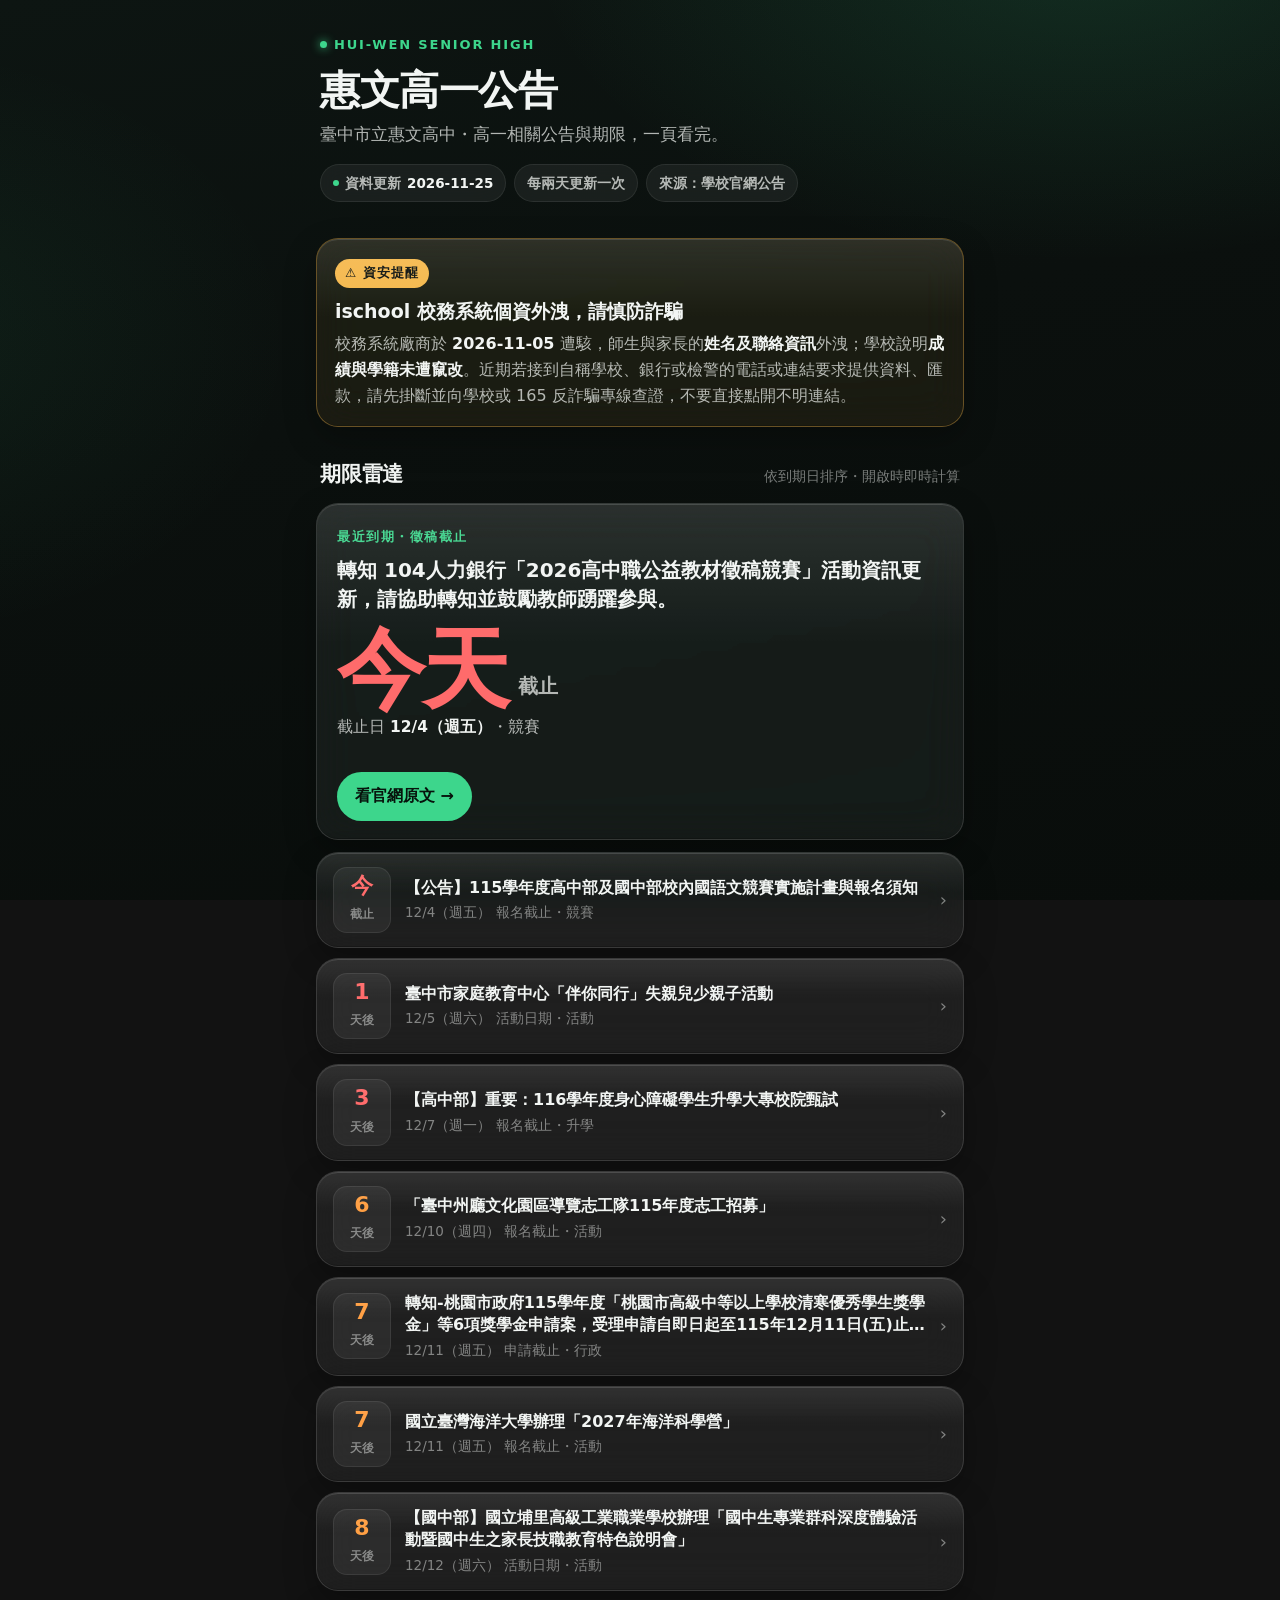
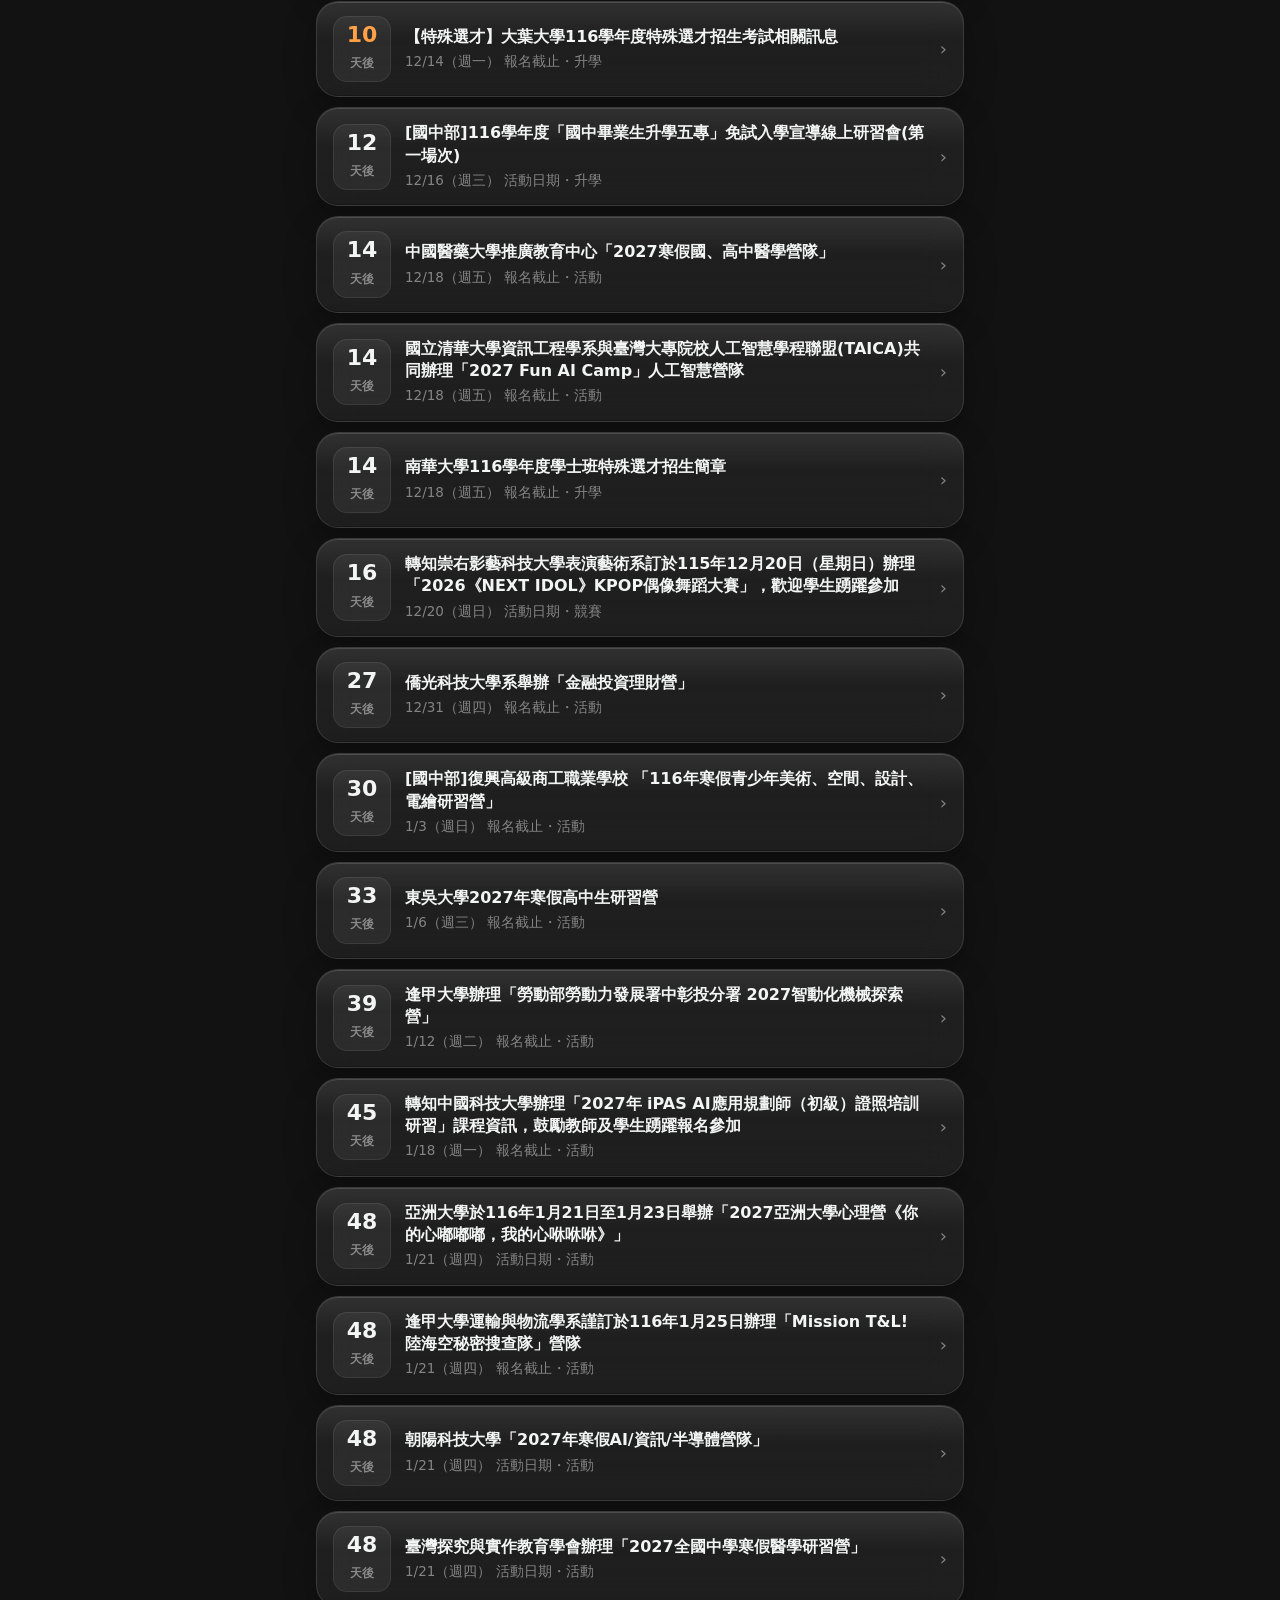
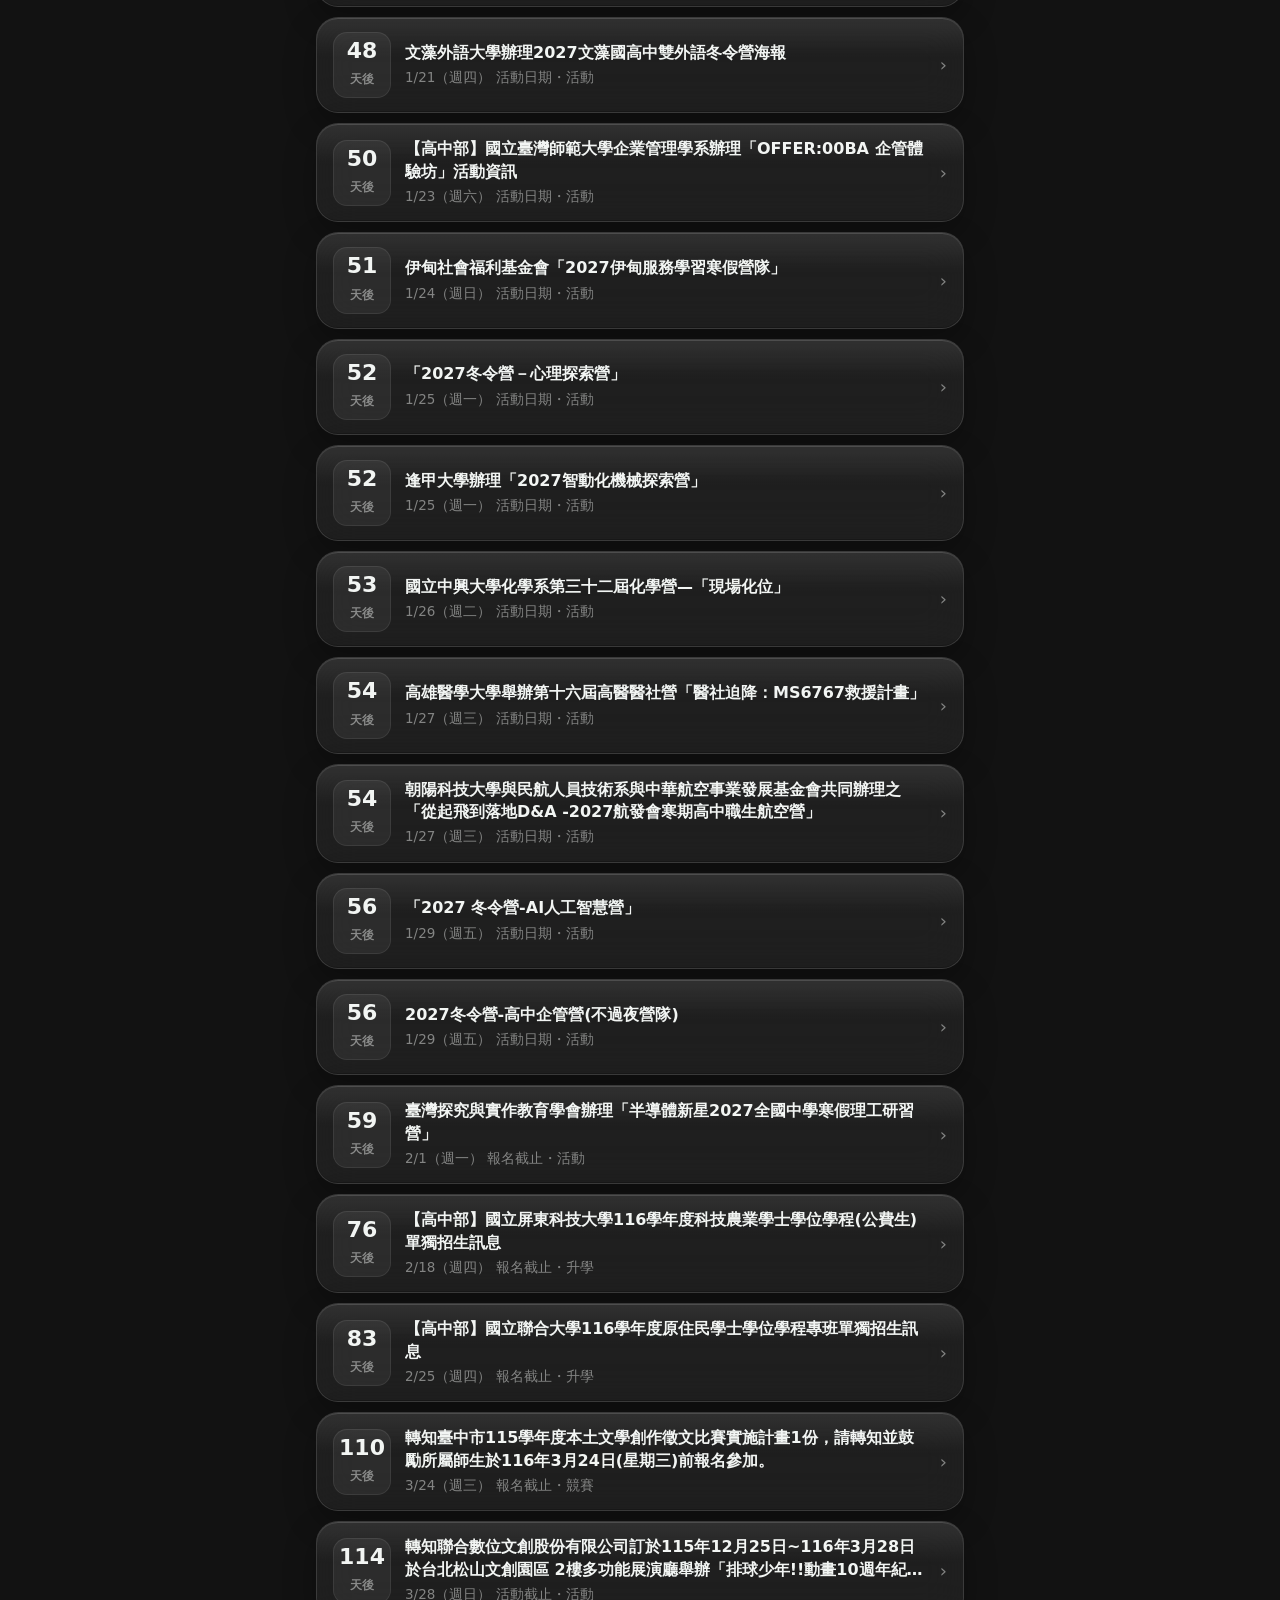
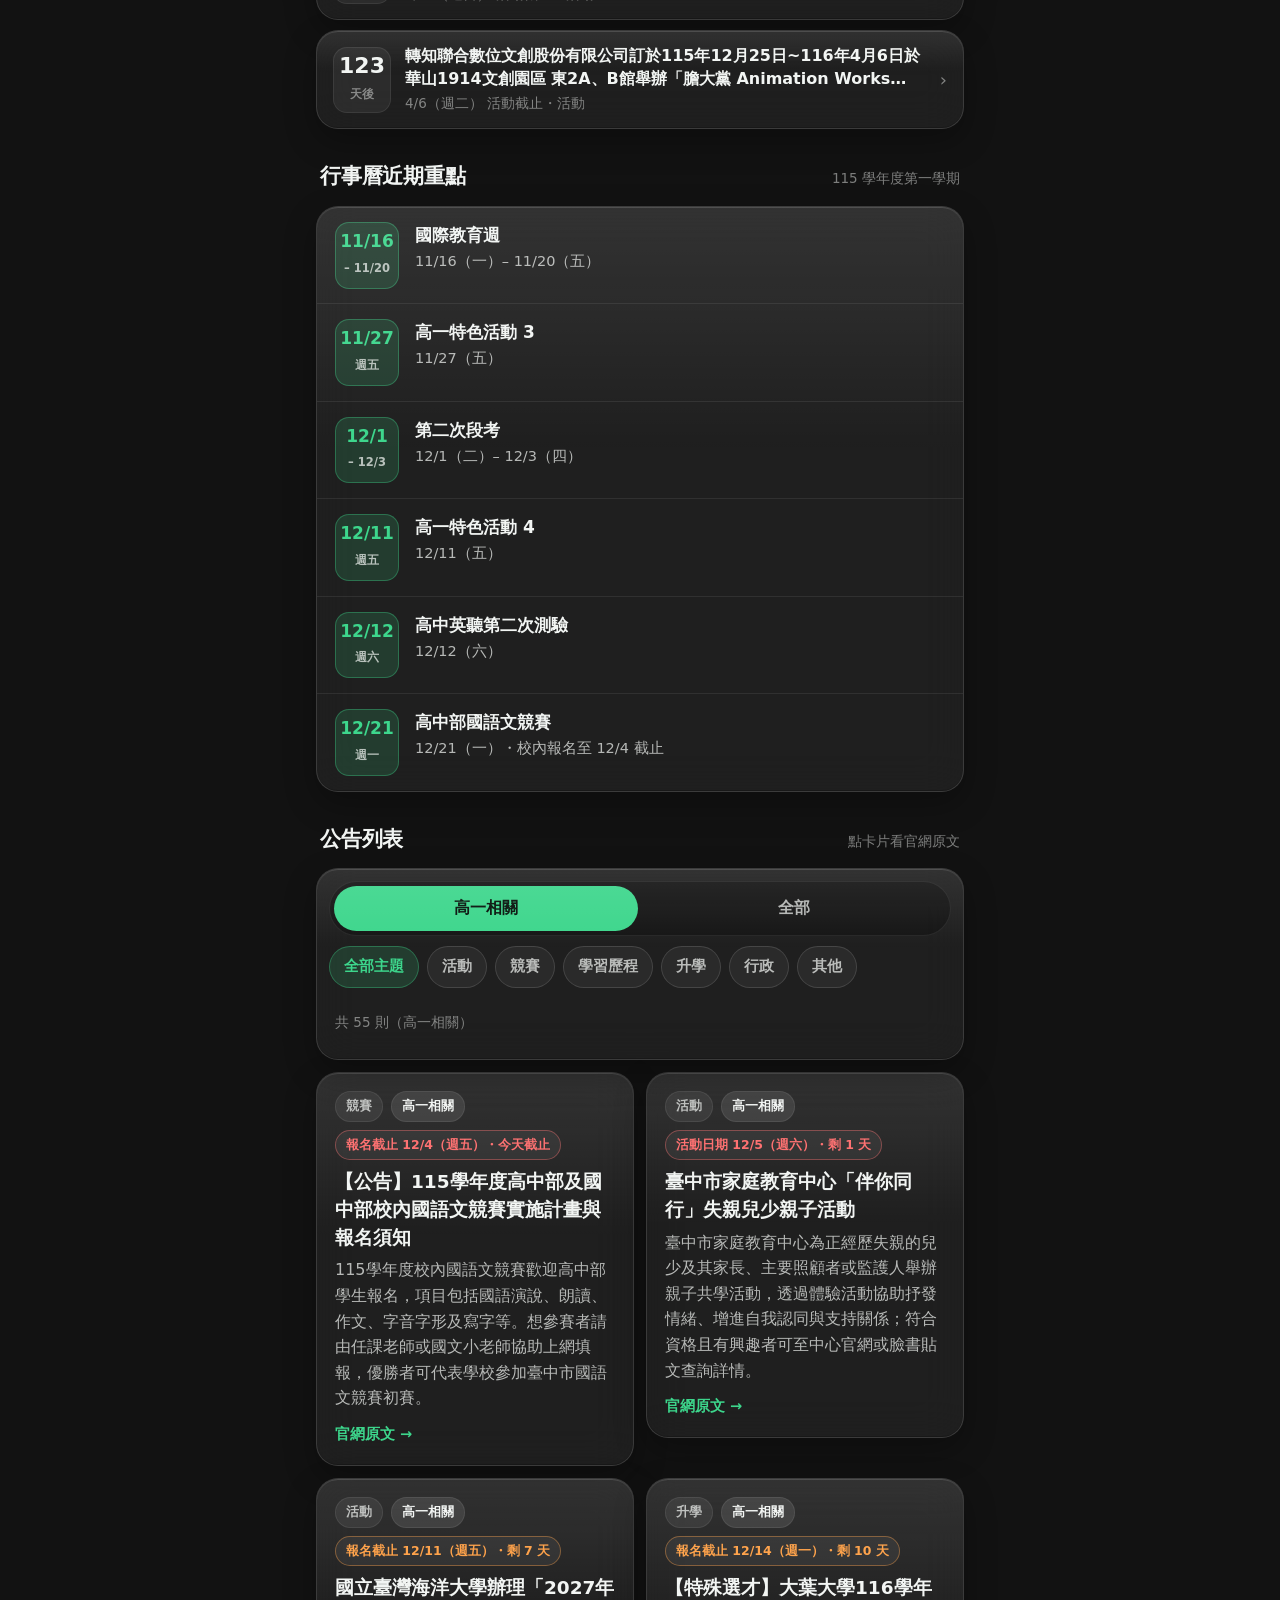
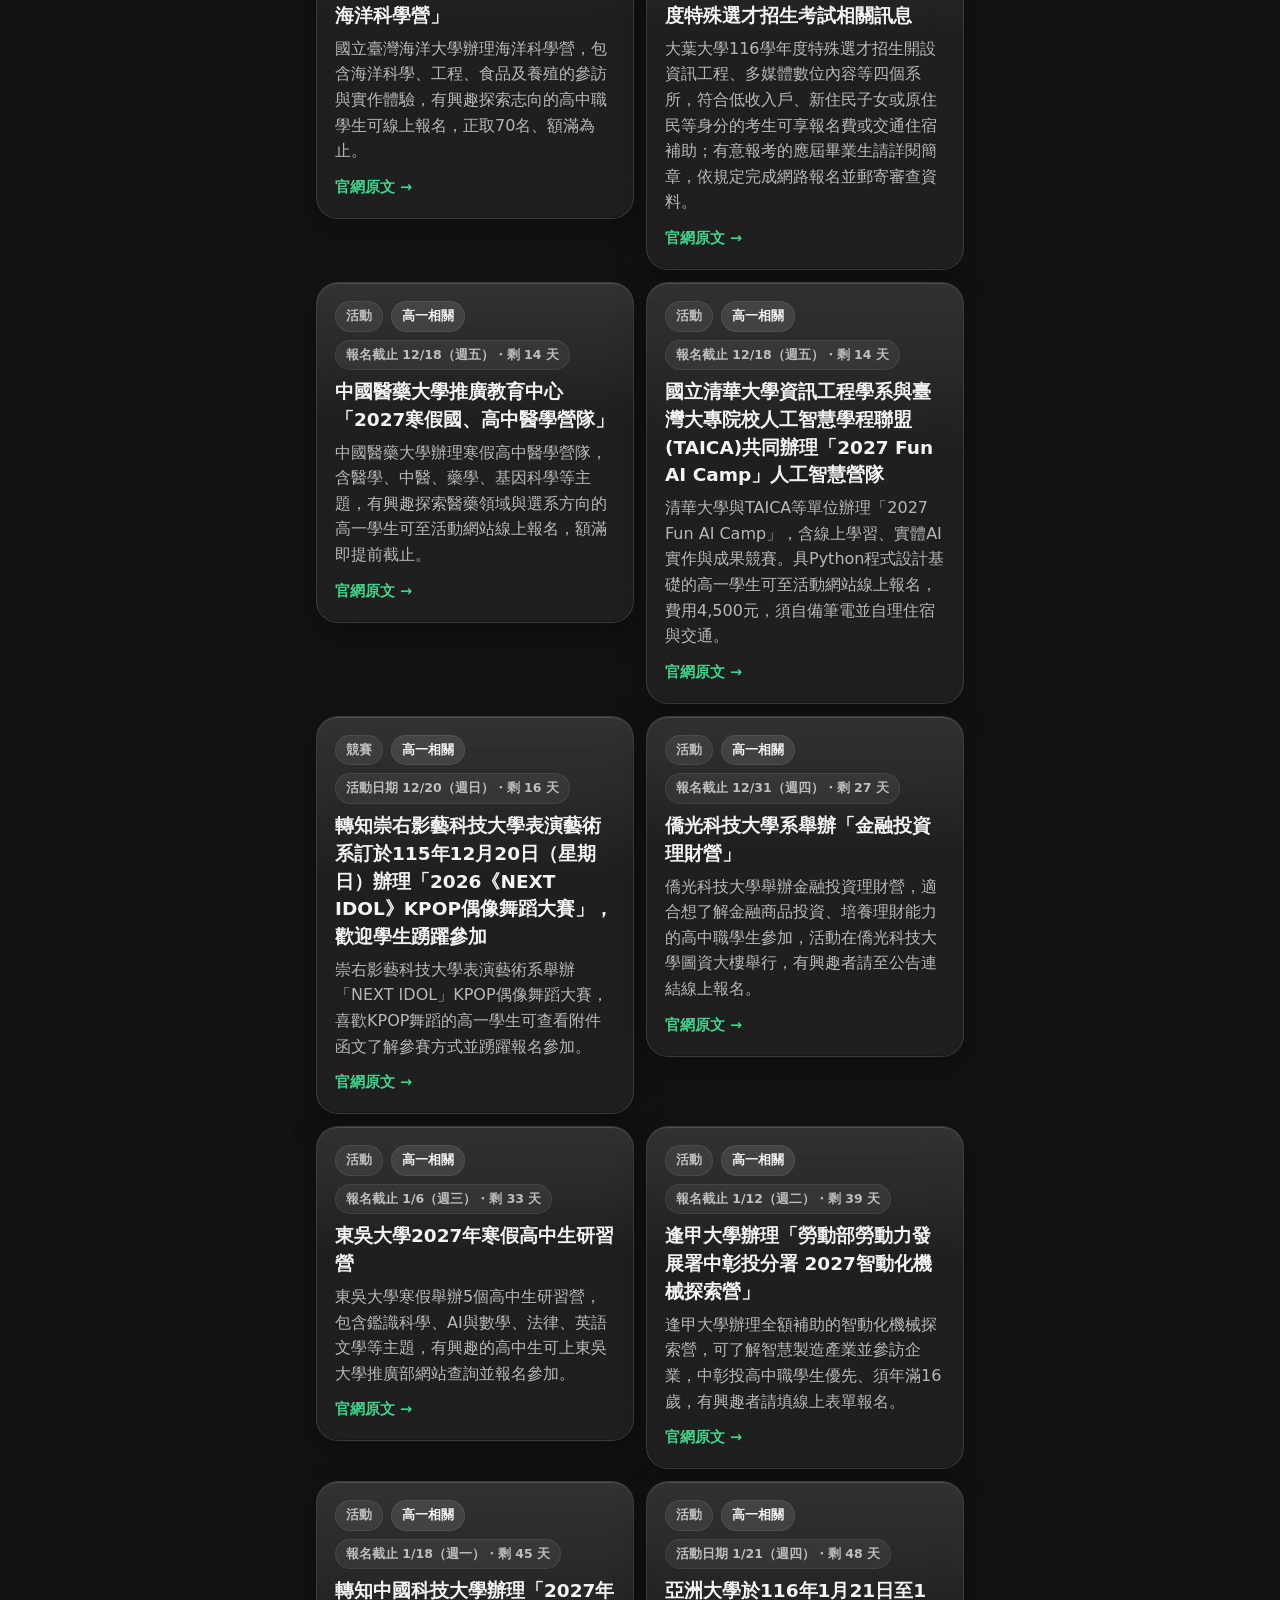
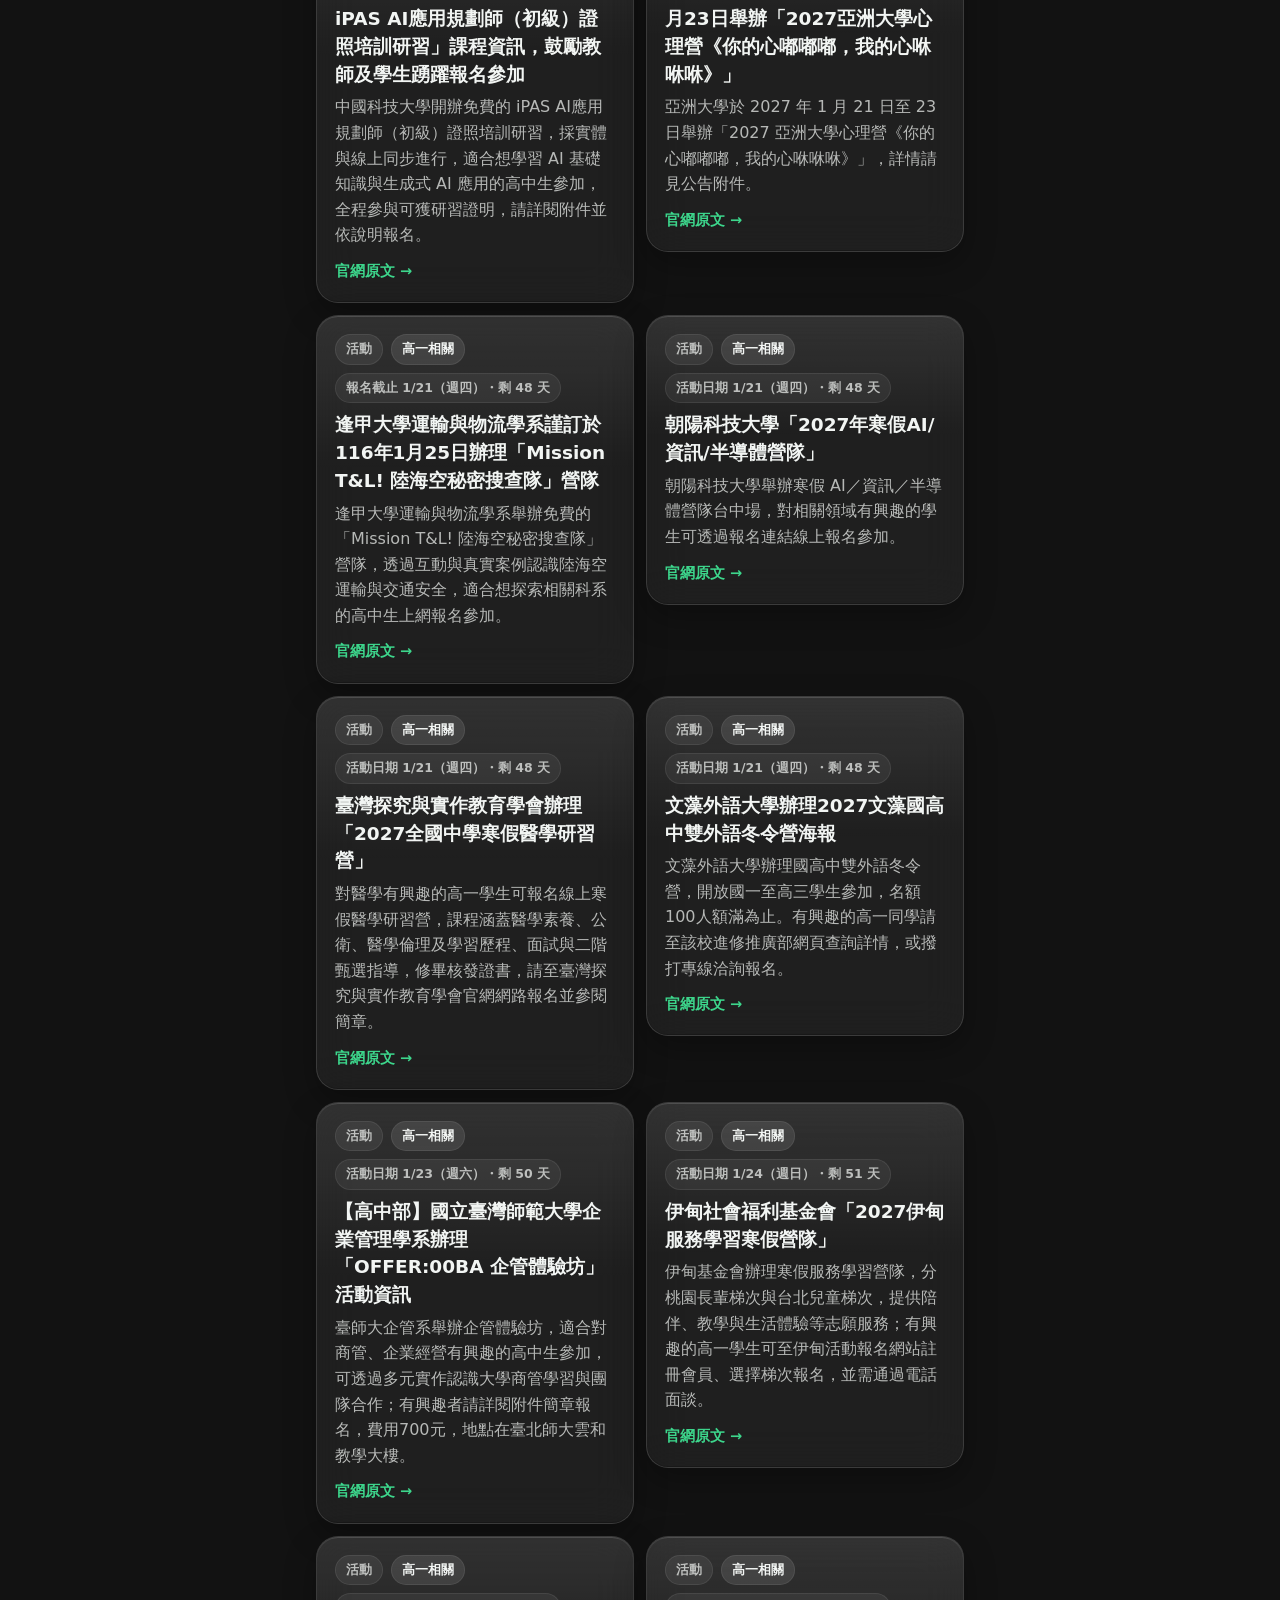
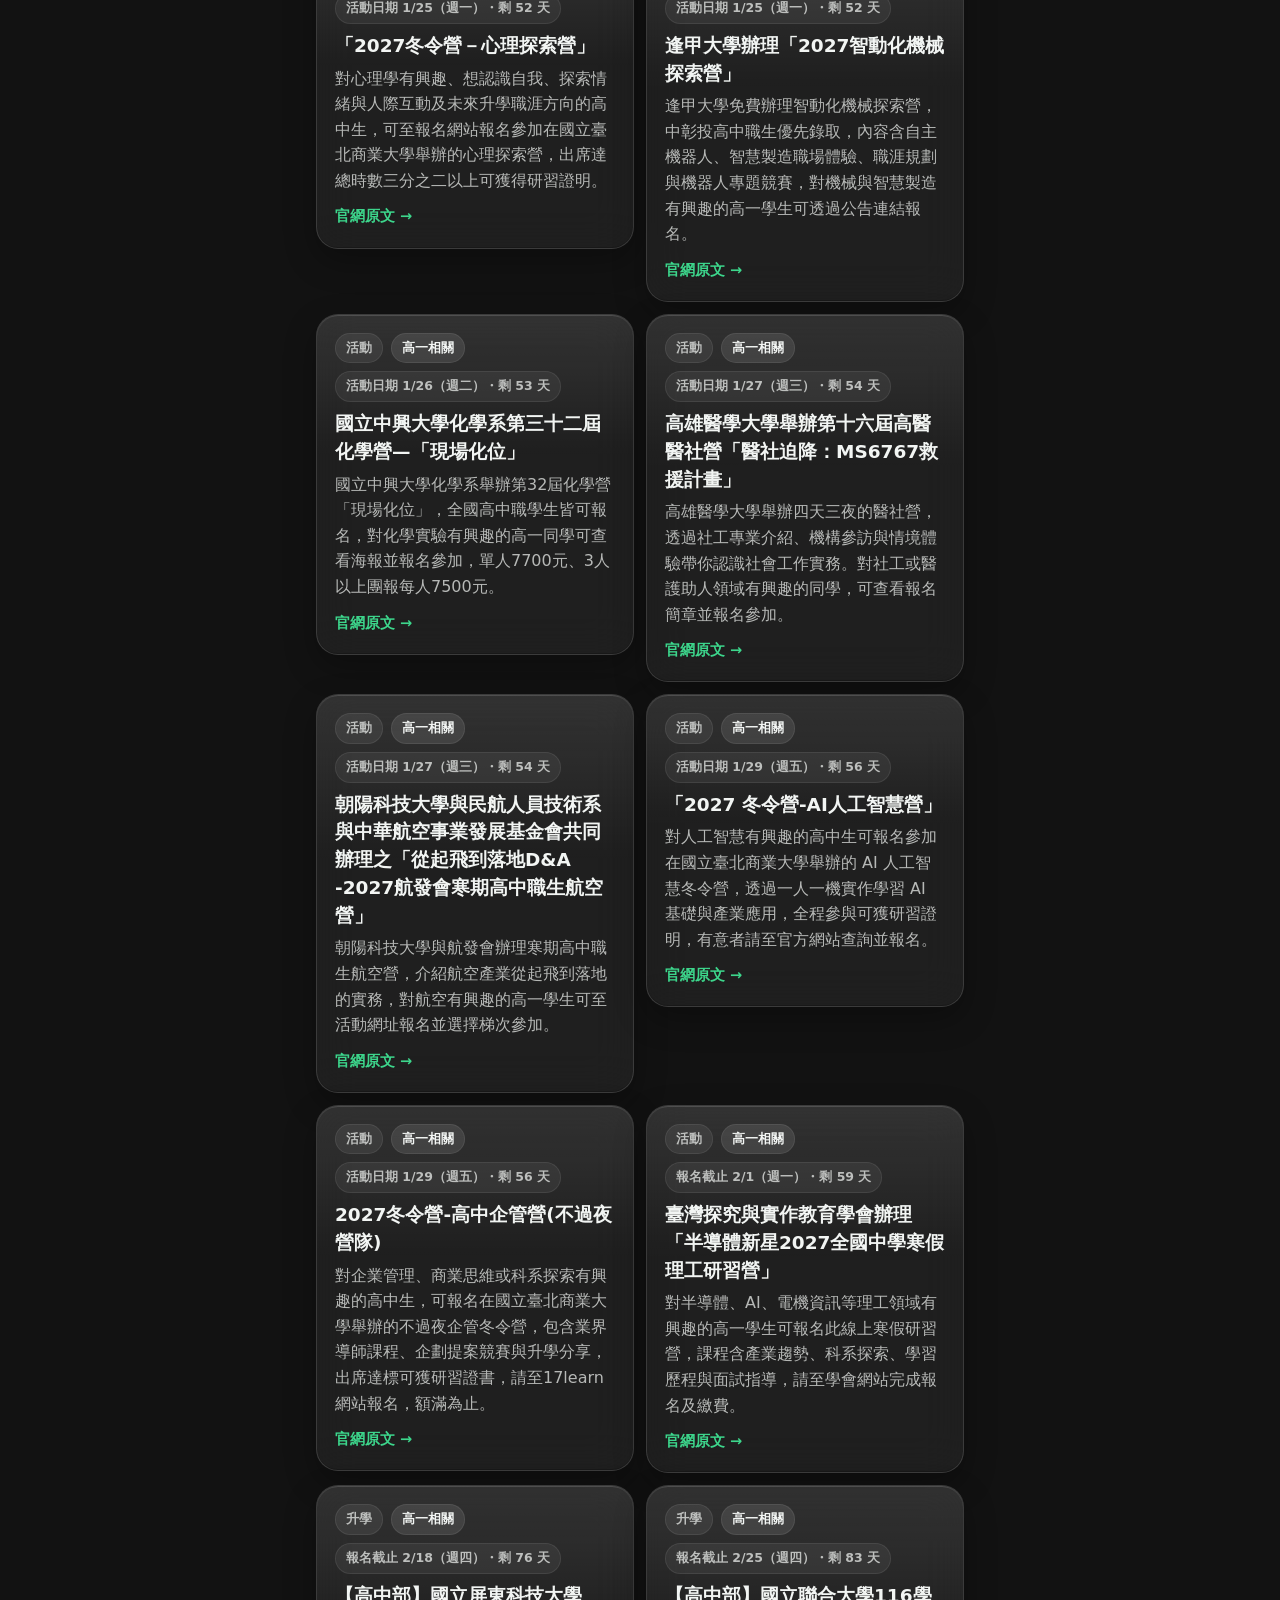
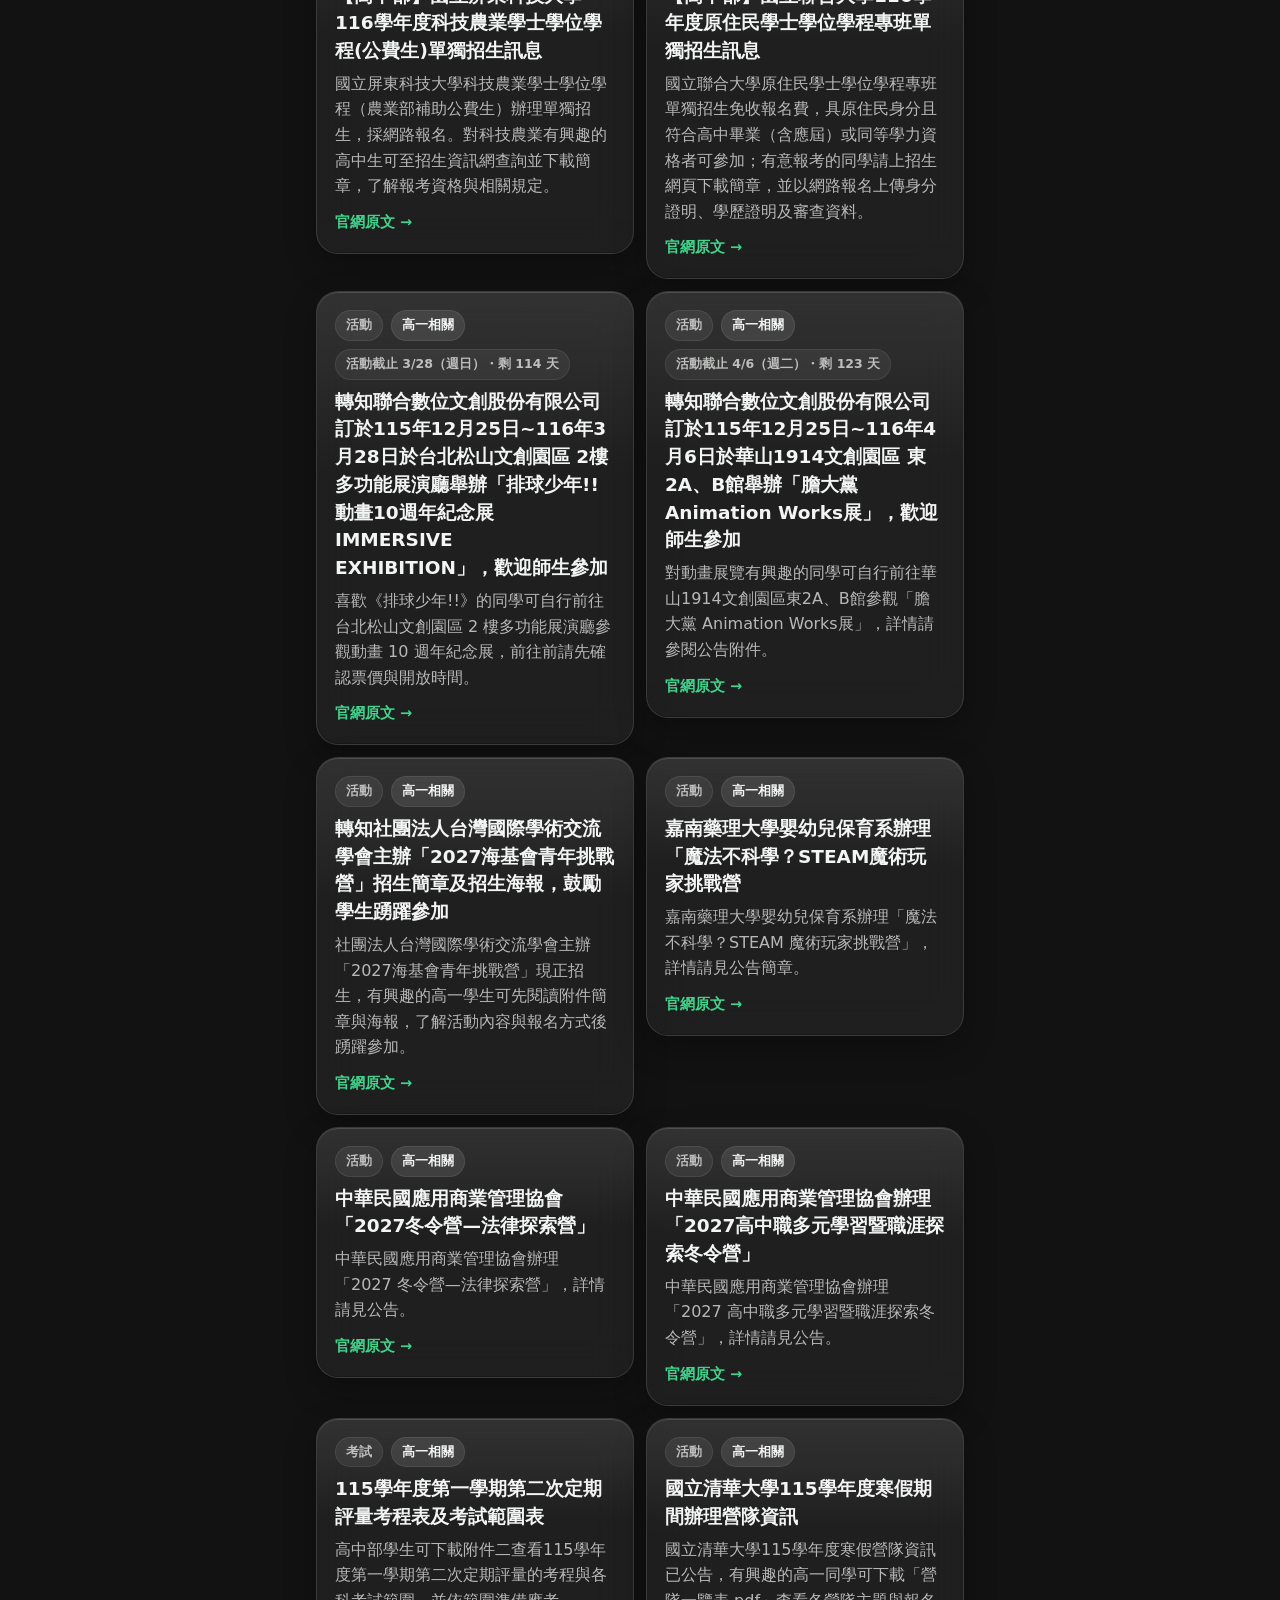
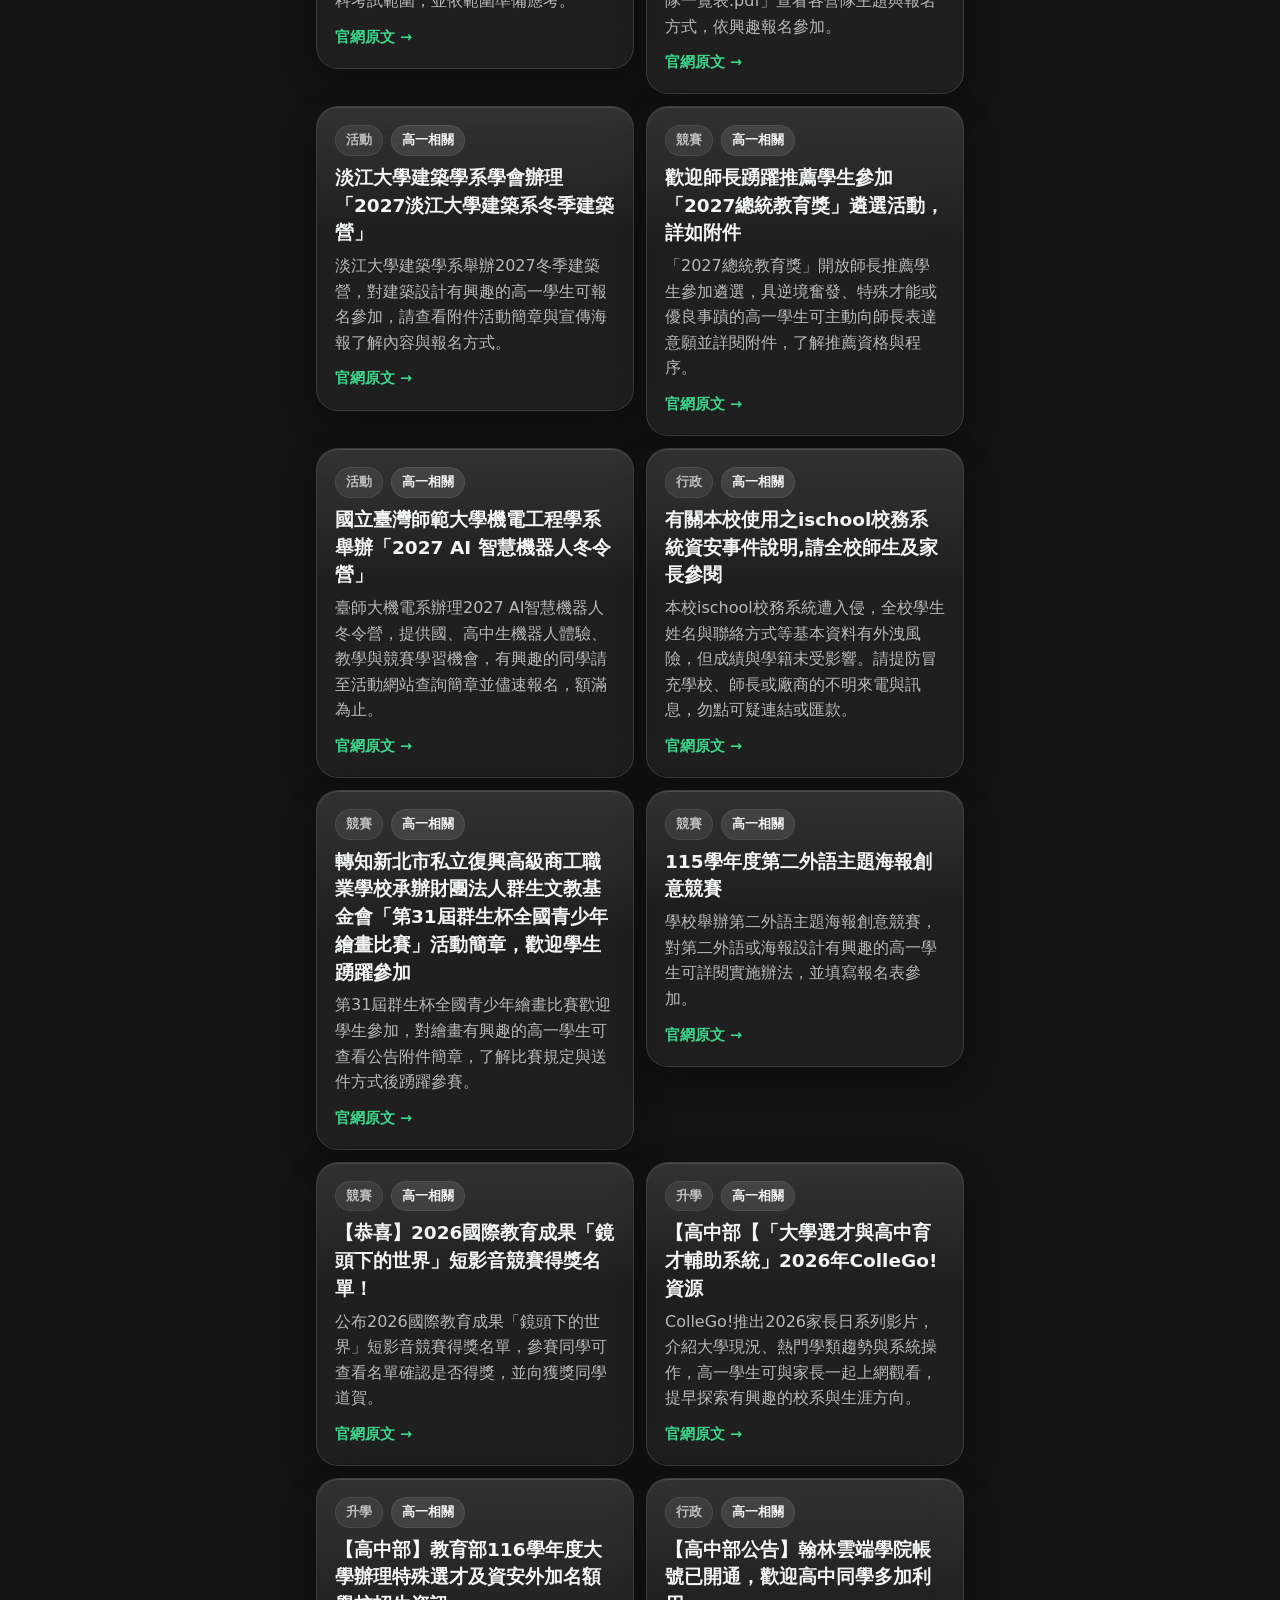
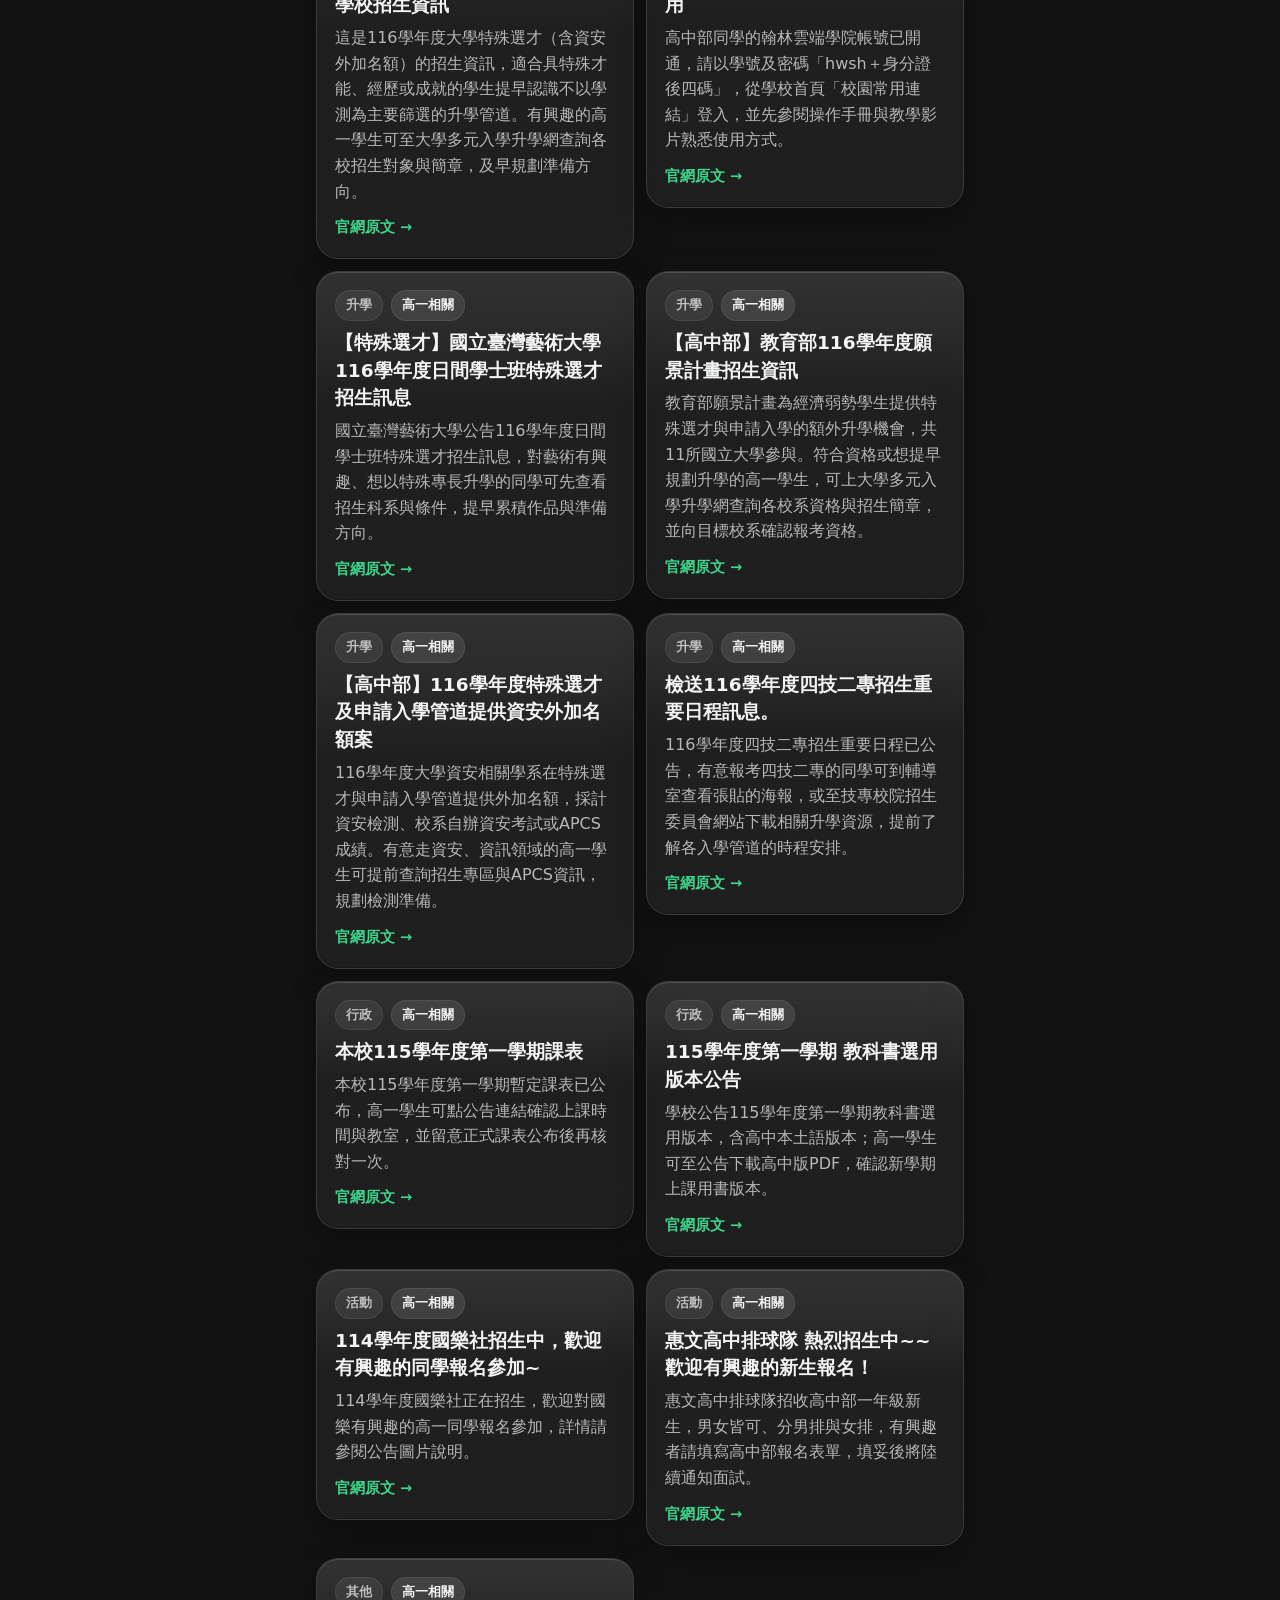
<file: index.html>
<!doctype html>
<html lang="zh-Hant">
<head>
<meta charset="utf-8">
<meta name="viewport" content="width=device-width, initial-scale=1, viewport-fit=cover">
<meta name="color-scheme" content="dark">
<meta name="theme-color" content="#0b100e">
<meta name="apple-mobile-web-app-capable" content="yes">
<meta name="mobile-web-app-capable" content="yes">
<meta name="apple-mobile-web-app-status-bar-style" content="black-translucent">
<meta name="apple-mobile-web-app-title" content="惠文高一公告">
<link rel="icon" href="data:,">
<title>惠文高一公告・網頁版</title>
<style>
:root{
--bg:#0b100e;
--accent:#3dd68c;
--accent-dim:rgba(61,214,140,.16);
--accent-border:rgba(61,214,140,.35);
--text:#f2f5f3;
--text-2:rgba(242,245,243,.72);
--text-3:rgba(242,245,243,.48);
--glass:rgba(255,255,255,.055);
--glass-strong:rgba(255,255,255,.085);
--border:rgba(255,255,255,.13);
--border-soft:rgba(255,255,255,.08);
--warn:#f5b84c;
--danger:#ff6b6b;
--orange:#ff9f43;
--radius:22px;
--radius-sm:14px;
}
*{box-sizing:border-box}
html{scroll-behavior:smooth}
body{
margin:0;
background:
radial-gradient(900px 520px at 85% -60px, rgba(61,214,140,.14), transparent 62%),
radial-gradient(700px 500px at -10% 38%, rgba(61,214,140,.07), transparent 60%),
linear-gradient(168deg,#0d1512 0%, #0b100e 42%, #090d0b 100%);
background-attachment:fixed;
color:var(--text);
font-family:-apple-system,BlinkMacSystemFont,"PingFang TC","PingFang SC","Noto Sans TC","Microsoft JhengHei",system-ui,sans-serif;
font-size:17px;
line-height:1.65;
-webkit-font-smoothing:antialiased;
padding: env(safe-area-inset-top) 0 env(safe-area-inset-bottom);
min-height:100dvh;
}
a{color:inherit}
.wrap{max-width:680px;margin:0 auto;padding:0 16px 40px}

/* ---------- glass ---------- */
.glass{
background:var(--glass);
border:1px solid var(--border);
border-radius:var(--radius);
-webkit-backdrop-filter:blur(20px) saturate(150%);
backdrop-filter:blur(20px) saturate(150%);
box-shadow: inset 0 1px 0 rgba(255,255,255,.14), inset 0 -1px 0 rgba(0,0,0,.18), 0 12px 32px rgba(0,0,0,.28);
position:relative;
}
.glass::before{
content:"";position:absolute;inset:0;border-radius:inherit;pointer-events:none;
background:linear-gradient(180deg, rgba(255,255,255,.09), rgba(255,255,255,0) 42%);
}

/* ---------- header ---------- */
header{padding:28px 4px 6px}
.eyebrow{
display:inline-flex;align-items:center;gap:7px;
font-size:13px;font-weight:700;letter-spacing:.14em;color:var(--accent);
text-transform:uppercase;
}
.eyebrow::before{content:"";width:7px;height:7px;border-radius:50%;background:var(--accent);box-shadow:0 0 10px var(--accent)}
h1{font-size:34px;line-height:1.2;font-weight:800;letter-spacing:-.01em;margin:10px 0 6px}
.subtitle{color:var(--text-2);font-size:17px;margin:0}
.meta-row{display:flex;flex-wrap:wrap;gap:8px;margin-top:16px}
.meta-chip{
display:inline-flex;align-items:center;gap:6px;
font-size:13.5px;font-weight:600;color:var(--text-2);
background:rgba(255,255,255,.06);border:1px solid var(--border-soft);
border-radius:999px;padding:7px 12px;min-height:36px;
-webkit-backdrop-filter:blur(12px);backdrop-filter:blur(12px);
}
.meta-chip b{color:var(--text);font-weight:700}
.meta-chip .dot{width:6px;height:6px;border-radius:50%;background:var(--accent)}

/* ---------- sections ---------- */
section{margin-top:30px}
.sec-head{display:flex;align-items:baseline;justify-content:space-between;gap:12px;padding:0 4px;margin-bottom:12px}
.sec-head h2{font-size:21px;font-weight:800;margin:0;letter-spacing:-.01em}
.sec-head .hint{font-size:13.5px;color:var(--text-3);white-space:nowrap}

/* ---------- alert ---------- */
.alert{
border-color:rgba(245,184,76,.35);
background:rgba(245,184,76,.07);
padding:18px 18px 16px;
}
.alert-tag{
display:inline-flex;align-items:center;gap:6px;
font-size:12.5px;font-weight:800;letter-spacing:.08em;
color:#0b100e;background:var(--warn);
border-radius:999px;padding:4px 10px;
}
.alert h3{font-size:19px;margin:10px 0 6px;line-height:1.4}
.alert p{margin:0;color:var(--text-2);font-size:16px}
.alert p b{color:var(--text)}
.alert a{color:var(--warn);font-weight:700;text-decoration:none;border-bottom:1px solid rgba(245,184,76,.4)}

/* ---------- radar hero ---------- */
.radar-hero{padding:22px 20px 18px;overflow:hidden}
.radar-hero .kicker{font-size:13px;font-weight:700;letter-spacing:.12em;color:var(--accent)}
.radar-hero h3{font-size:20px;line-height:1.45;margin:8px 0 4px;font-weight:700}
.radar-count{display:flex;align-items:flex-end;gap:10px;margin-top:14px}
.radar-count .num{
font-size:76px;line-height:.95;font-weight:800;letter-spacing:-.03em;
font-variant-numeric:tabular-nums;
}
.radar-count .unit{font-size:20px;font-weight:700;padding-bottom:8px;color:var(--text-2)}
.radar-count.urgent .num{color:var(--danger)}
.radar-count.soon .num{color:var(--orange)}
.radar-count.ok .num{color:var(--accent)}
.radar-date{color:var(--text-2);font-size:15.5px;margin-top:4px}
.radar-date b{color:var(--text)}
.radar-cta{
display:inline-flex;align-items:center;gap:6px;margin-top:16px;
background:var(--accent);color:#07130c;font-weight:800;font-size:16px;
border-radius:999px;padding:11px 18px;text-decoration:none;min-height:44px;
}
.radar-list{display:flex;flex-direction:column;gap:10px;margin-top:12px}
.radar-item{
display:flex;align-items:center;gap:14px;
padding:14px 16px;text-decoration:none;
}
.radar-item .days{
flex:0 0 auto;text-align:center;min-width:58px;
background:rgba(255,255,255,.06);border:1px solid var(--border-soft);
border-radius:var(--radius-sm);padding:6px 4px;
}
.radar-item .days b{display:block;font-size:22px;line-height:1.1;font-variant-numeric:tabular-nums}
.radar-item .days span{font-size:11.5px;color:var(--text-3);font-weight:600}
.radar-item .days.urgent b{color:var(--danger)}
.radar-item .days.soon b{color:var(--orange)}
.radar-item .body{flex:1;min-width:0}
.radar-item .t{font-size:16px;font-weight:700;line-height:1.4;display:-webkit-box;-webkit-line-clamp:2;-webkit-box-orient:vertical;overflow:hidden}
.radar-item .d{font-size:13.5px;color:var(--text-3);margin-top:2px}
.radar-item .arrow{color:var(--text-3);font-size:18px;flex:0 0 auto}

/* ---------- calendar ---------- */
.cal-list{display:flex;flex-direction:column}
.cal-item{display:flex;gap:16px;padding:15px 18px}
.cal-item +.cal-item{border-top:1px solid var(--border-soft)}
.cal-date{
flex:0 0 64px;text-align:center;
background:var(--accent-dim);border:1px solid var(--accent-border);
border-radius:var(--radius-sm);padding:8px 2px;height:fit-content;
}
.cal-date b{display:block;font-size:17px;line-height:1.2;color:var(--accent);font-variant-numeric:tabular-nums}
.cal-date span{font-size:11.5px;color:var(--text-2);font-weight:600}
.cal-item .body{flex:1;padding-top:2px}
.cal-item .t{font-size:17px;font-weight:700;line-height:1.4}
.cal-item .d{font-size:14.5px;color:var(--text-2);margin-top:2px}

/* ---------- filters ---------- */
.filters{position:sticky;top:10px;z-index:20;padding:12px}
.seg{display:flex;background:rgba(0,0,0,.32);border:1px solid var(--border-soft);border-radius:999px;padding:4px;gap:4px}
.seg button{
flex:1;border:0;background:transparent;color:var(--text-2);
font:inherit;font-size:16px;font-weight:700;
border-radius:999px;padding:9px 8px;min-height:44px;cursor:pointer;
}
.seg button[aria-pressed="true"]{background:var(--accent);color:#07130c}
.topic-row{display:flex;flex-wrap:wrap;gap:8px;margin-top:10px}
.topic-row button{
border:1px solid var(--border);background:rgba(255,255,255,.05);color:var(--text-2);
font:inherit;font-size:14.5px;font-weight:600;
border-radius:999px;padding:8px 14px;min-height:38px;cursor:pointer;
}
.topic-row button[aria-pressed="true"]{background:var(--accent-dim);border-color:var(--accent-border);color:var(--accent)}
.count-line{font-size:13.5px;color:var(--text-3);padding:10px 6px 0}

/* ---------- cards ---------- */
.cards{display:flex;flex-direction:column;gap:12px;margin-top:12px}
.card{display:block;text-decoration:none;padding:18px}
.card-top{display:flex;align-items:center;gap:8px;flex-wrap:wrap;margin-bottom:8px}
.tag{
font-size:12.5px;font-weight:700;border-radius:999px;padding:4px 10px;
background:rgba(255,255,255,.07);border:1px solid var(--border-soft);color:var(--text-2);
}
.tag.topic-learning{background:var(--accent-dim);border-color:var(--accent-border);color:var(--accent)}
.tag.new-badge{background:var(--accent);border-color:var(--accent);color:#07130c;font-weight:800;letter-spacing:.06em}
.tag.rel{background:rgba(255,255,255,.1);color:var(--text)}
.tag.dl{background:rgba(255,255,255,.06)}
.tag.dl.urgent{color:var(--danger);border-color:rgba(255,107,107,.4)}
.tag.dl.soon{color:var(--orange);border-color:rgba(255,159,67,.4)}
.card h3{font-size:18.5px;line-height:1.5;margin:0 0 6px;font-weight:700}
.card p{margin:0;color:var(--text-2);font-size:16px;line-height:1.6}
.card .open{margin-top:12px;font-size:14.5px;font-weight:700;color:var(--accent);display:inline-flex;gap:5px;align-items:center}
.empty{padding:28px 20px;text-align:center;color:var(--text-2);font-size:16px}

/* ---------- install tip ---------- */
.tip{padding:16px 18px;margin-top:30px}
.tip h3{margin:0 0 4px;font-size:17px}
.tip p{margin:0;color:var(--text-2);font-size:15px}
.tip b{color:var(--text)}

/* ---------- footer ---------- */
footer{margin-top:30px;padding:20px 18px}
footer h3{margin:0 0 6px;font-size:17px}
footer p{margin:0 0 10px;color:var(--text-2);font-size:15px}
footer a{color:var(--accent);font-weight:700;text-decoration:none}
footer.src{font-size:13.5px;color:var(--text-3);margin-top:14px;padding-top:12px;border-top:1px solid var(--border-soft)}
@media (min-width:560px){
h1{font-size:40px}
.cards{display:grid;grid-template-columns:1fr 1fr;align-items:start}
.radar-count .num{font-size:88px}
}
@media (prefers-reduced-motion:reduce){html{scroll-behavior:auto}}
</style>
</head>
<body>
<div class="wrap">

<header>
<span class="eyebrow">Hui-Wen Senior High</span>
<h1>惠文高一公告</h1>
<p class="subtitle">臺中市立惠文高中・高一相關公告與期限，一頁看完。</p>
<div class="meta-row">
<span class="meta-chip"><span class="dot"></span>資料更新 <b>2026-11-25</b></span>
<span class="meta-chip">每兩天更新一次</span>
<span class="meta-chip">來源：學校官網公告</span>
</div>
</header>

<!-- 資安提示 -->
<section aria-label="資安提醒">
<div class="glass alert">
<span class="alert-tag">⚠ 資安提醒</span>
<h3>ischool 校務系統個資外洩，請慎防詐騙</h3>
<p>校務系統廠商於 <b>2026-11-05</b> 遭駭，師生與家長的<b>姓名及聯絡資訊</b>外洩；學校說明<b>成績與學籍未遭竄改</b>。近期若接到自稱學校、銀行或檢警的電話或連結要求提供資料、匯款，請先掛斷並向學校或 165 反詐騙專線查證，不要直接點開不明連結。</p>
</div>
</section>

<!-- 期限雷達 -->
<section aria-label="期限雷達">
<div class="sec-head"><h2>期限雷達</h2><span class="hint">依到期日排序・開啟時即時計算</span></div>
<div id="radarHero"></div>
<div class="radar-list" id="radarList"></div>
</section>

<!-- 行事曆重點 -->
<section aria-label="行事曆近期重點">
<div class="sec-head"><h2>行事曆近期重點</h2><span class="hint">115 學年度第一學期</span></div>
<div class="glass cal-list">
<div class="cal-item"><div class="cal-date"><b>11/16</b><span>– 11/20</span></div><div class="body"><div class="t">國際教育週</div><div class="d">11/16（一）– 11/20（五）</div></div></div>
<div class="cal-item"><div class="cal-date"><b>11/27</b><span>週五</span></div><div class="body"><div class="t">高一特色活動 3</div><div class="d">11/27（五）</div></div></div>
<div class="cal-item"><div class="cal-date"><b>12/1</b><span>– 12/3</span></div><div class="body"><div class="t">第二次段考</div><div class="d">12/1（二）– 12/3（四）</div></div></div>
<div class="cal-item"><div class="cal-date"><b>12/11</b><span>週五</span></div><div class="body"><div class="t">高一特色活動 4</div><div class="d">12/11（五）</div></div></div>
<div class="cal-item"><div class="cal-date"><b>12/12</b><span>週六</span></div><div class="body"><div class="t">高中英聽第二次測驗</div><div class="d">12/12（六）</div></div></div>
<div class="cal-item"><div class="cal-date"><b>12/21</b><span>週一</span></div><div class="body"><div class="t">高中部國語文競賽</div><div class="d">12/21（一）・校內報名至 12/4 截止</div></div></div>
</div>
</section>

<!-- 公告列表 -->
<section aria-label="公告列表">
<div class="sec-head"><h2>公告列表</h2><span class="hint">點卡片看官網原文</span></div>
<div class="glass filters">
<div class="seg" role="group" aria-label="相關範圍">
<button type="button" id="segRel" aria-pressed="true">高一相關</button>
<button type="button" id="segAll" aria-pressed="false">全部</button>
</div>
<div class="topic-row" id="topicRow" role="group" aria-label="主題篩選"></div>
<p class="count-line" id="countLine"></p>
</div>
<div class="cards" id="cards"></div>
</section>

<!-- 加入主畫面 -->
<div class="glass tip">
<h3>加到 iPhone 主畫面，像 App 一樣用</h3>
<p>在 Safari 打開本頁 → 點下方<b>分享</b>按鈕 → 選<b>「加入主畫面」</b>。桌面會出現圖示，之後點開就是全螢幕，不用每次找連結。</p>
</div>

<footer class="glass">
<h3>學校行事曆</h3>
<p>完整學期行程以學校官方行事曆為準：<br><a href="https://hwsh.tc.edu.tw/var/file/66/1066/img/386956800.pdf" target="_blank" rel="noopener">開啟行事曆 PDF ↗</a></p>
<p class="src">資料來源：臺中市立惠文高級中學官網（hwsh.tc.edu.tw）公告，2026-11-25 核實彙整，本頁每兩天更新一次。本頁為彙整摘要，正式規定、報名方式與期限請以官網原文為準。網頁版僅供瀏覽：帳號、關心清單與到期通知提醒為 Android App 版功能。</p>
</footer>

</div>

<script>
var DATA = [{"title": "轉知國立屏東大學理學院訂於115年12月3日（星期四）至12月4日（星期五）辦理「2026藝術、科學與社會跨域論壇（ASSC 2026）」，鼓勵所屬師生及同仁踴躍報名參加", "url": "https://hwsh.tc.edu.tw/p/406-1066-653143,r73.php?Lang=zh-tw", "deadline": "2026-12-03", "deadline_label": "活動日期", "topic": "活動", "relevant": true, "summary": "國立屏東大學理學院舉辦「藝術、科學與社會跨域論壇」，包含論壇、影展與科學特展，對跨領域、科學傳播或美感教育有興趣的同學，可至論壇官網線上報名參加。"}, {"title": "轉知中國科技大學辦理「2027年 iPAS AI應用規劃師（初級）證照培訓研習」課程資訊，鼓勵教師及學生踴躍報名參加", "url": "https://hwsh.tc.edu.tw/p/406-1066-652829,r73.php?Lang=zh-tw", "deadline": "2027-01-18", "deadline_label": "報名截止", "topic": "活動", "relevant": true, "summary": "中國科技大學開辦免費的 iPAS AI應用規劃師（初級）證照培訓研習，採實體與線上同步進行，適合想學習 AI 基礎知識與生成式 AI 應用的高中生參加，全程參與可獲研習證明，請詳閱附件並依說明報名。"}, {"title": "轉知 104人力銀行「2026高中職公益教材徵稿競賽」活動資訊更新，請協助轉知並鼓勵教師踴躍參與。", "url": "https://hwsh.tc.edu.tw/p/406-1066-652814,r73.php?Lang=zh-tw", "deadline": "2026-12-04", "deadline_label": "徵稿截止", "topic": "競賽", "relevant": false, "summary": "這是104人力銀行舉辦的公益教材徵稿競賽，參賽對象僅限全國高中職教師，學生無須參加；有興趣的老師可自行至活動網站了解投稿方式。"}, {"title": "【高中部】國立臺灣師範大學企業管理學系辦理「OFFER:00BA 企管體驗坊」活動資訊", "url": "https://hwsh.tc.edu.tw/p/406-1066-652170,r73.php?Lang=zh-tw", "deadline": "2027-01-23", "deadline_label": "活動日期", "topic": "活動", "relevant": true, "summary": "臺師大企管系舉辦企管體驗坊，適合對商管、企業經營有興趣的高中生參加，可透過多元實作認識大學商管學習與團隊合作；有興趣者請詳閱附件簡章報名，費用700元，地點在臺北師大雲和教學大樓。"}, {"title": "【高中部】國立聯合大學116學年度原住民學士學位學程專班單獨招生訊息", "url": "https://hwsh.tc.edu.tw/p/406-1066-652166,r71.php?Lang=zh-tw", "deadline": "2027-02-25", "deadline_label": "報名截止", "topic": "升學", "relevant": true, "summary": "國立聯合大學原住民學士學位學程專班單獨招生免收報名費，具原住民身分且符合高中畢業（含應屆）或同等學力資格者可參加；有意報考的同學請上招生網頁下載簡章，並以網路報名上傳身分證明、學歷證明及審查資料。"}, {"title": "【高中部】臺北醫學大學「臺北醫學大學Open Day」活動", "url": "https://hwsh.tc.edu.tw/p/406-1066-652164,r73.php?Lang=zh-tw", "deadline": "2026-11-30", "deadline_label": "報名截止", "topic": "活動", "relevant": true, "summary": "對醫學、醫事領域有興趣的高中生可報名參加臺北醫學大學 Open Day，前往信義校區體驗醫事活動並了解各學系特色，請至公告連結填寫線上報名表。"}, {"title": "【高中部】國立屏東科技大學116學年度科技農業學士學位學程(公費生)單獨招生訊息", "url": "https://hwsh.tc.edu.tw/p/406-1066-652163,r71.php?Lang=zh-tw", "deadline": "2027-02-18", "deadline_label": "報名截止", "topic": "升學", "relevant": true, "summary": "國立屏東科技大學科技農業學士學位學程（農業部補助公費生）辦理單獨招生，採網路報名。對科技農業有興趣的高中生可至招生資訊網查詢並下載簡章，了解報考資格與相關規定。"}, {"title": "轉知社團法人台灣國際學術交流學會主辦「2027海基會青年挑戰營」招生簡章及招生海報，鼓勵學生踴躍參加", "url": "https://hwsh.tc.edu.tw/p/406-1066-652125,r73.php?Lang=zh-tw", "deadline": null, "deadline_label": null, "topic": "活動", "relevant": true, "summary": "社團法人台灣國際學術交流學會主辦「2027海基會青年挑戰營」現正招生，有興趣的高一學生可先閱讀附件簡章與海報，了解活動內容與報名方式後踴躍參加。"}, {"title": "轉知臺中市政府教育局辦理「本市115學年度試辦成立國民中學學生會或其他相關自治組織」實施計畫，鼓勵學生會報名參加", "url": "https://hwsh.tc.edu.tw/p/406-1066-652117,r73.php?Lang=zh-tw", "deadline": null, "deadline_label": null, "topic": "活動", "relevant": false, "summary": "這是臺中市教育局115學年度試辦成立國民中學學生會的計畫，僅限國中部學生會報名參加，高一學生無須理會。"}, {"title": "[國中部]116學年度「國中畢業生升學五專」免試入學宣導線上研習會(第一場次)", "url": "https://hwsh.tc.edu.tw/p/406-1066-652049,r71.php?Lang=zh-tw", "deadline": "2026-12-16", "deadline_label": "活動日期", "topic": "升學", "relevant": false, "summary": "這是針對國中畢業生升學五專免試入學的線上宣導研習，介紹優先與聯合免試入學的制度、成績採計與報名程序；高一學生不需參加，國中部畢業班學生、家長與導師可上網報名了解。"}, {"title": "「2027冬令營－心理探索營」", "url": "https://hwsh.tc.edu.tw/p/406-1066-652045,r73.php?Lang=zh-tw", "deadline": "2027-01-25", "deadline_label": "活動日期", "topic": "活動", "relevant": true, "summary": "對心理學有興趣、想認識自我、探索情緒與人際互動及未來升學職涯方向的高中生，可至報名網站報名參加在國立臺北商業大學舉辦的心理探索營，出席達總時數三分之二以上可獲得研習證明。"}, {"title": "【國中部】國立埔里高級工業職業學校辦理「國中生專業群科深度體驗活動暨國中生之家長技職教育特色說明會」", "url": "https://hwsh.tc.edu.tw/p/406-1066-652042,r73.php?Lang=zh-tw", "deadline": "2026-12-12", "deadline_label": "活動日期", "topic": "活動", "relevant": false, "summary": "埔里高工舉辦國中生專業群科深度體驗活動暨家長技職教育特色說明會，僅限國中部學生及家長參加，有興趣者可填寫 Google 表單報名。"}, {"title": "國立陽明交通大學於國立臺南家齊高級中等學校辦理之免費「IC Design FPGA電機一日營」活動", "url": "https://hwsh.tc.edu.tw/p/406-1066-652040,r73.php?Lang=zh-tw", "deadline": "2026-11-30", "deadline_label": "報名截止", "topic": "活動", "relevant": true, "summary": "對半導體、電機領域有興趣的高中生可免費參加陽明交大在臺南家齊高中舉辦的 IC Design FPGA 一日營，現場提供開發板且無須數位電路或 Verilog 基礎，有興趣者請至報名網站報名參加。"}, {"title": "亞洲大學於116年1月21日至1月23日舉辦「2027亞洲大學心理營《你的心嘟嘟嘟，我的心咻咻咻》」", "url": "https://hwsh.tc.edu.tw/p/406-1066-652038,r73.php?Lang=zh-tw", "deadline": "2027-01-21", "deadline_label": "活動日期", "topic": "活動", "relevant": true, "summary": "亞洲大學於 2027 年 1 月 21 日至 23 日舉辦「2027 亞洲大學心理營《你的心嘟嘟嘟，我的心咻咻咻》」，詳情請見公告附件。"}, {"title": "逢甲大學運輸與物流學系謹訂於116年1月25日辦理「Mission T&L! 陸海空秘密搜查隊」營隊", "url": "https://hwsh.tc.edu.tw/p/406-1066-652028,r73.php?Lang=zh-tw", "deadline": "2027-01-21", "deadline_label": "報名截止", "topic": "活動", "relevant": true, "summary": "逢甲大學運輸與物流學系舉辦免費的「Mission T&L! 陸海空秘密搜查隊」營隊，透過互動與真實案例認識陸海空運輸與交通安全，適合想探索相關科系的高中生上網報名參加。"}, {"title": "嘉南藥理大學嬰幼兒保育系辦理「魔法不科學？STEAM魔術玩家挑戰營", "url": "https://hwsh.tc.edu.tw/p/406-1066-652027,r73.php?Lang=zh-tw", "deadline": null, "deadline_label": null, "topic": "活動", "relevant": true, "summary": "嘉南藥理大學嬰幼兒保育系辦理「魔法不科學？STEAM 魔術玩家挑戰營」，詳情請見公告簡章。"}, {"title": "中華民國應用商業管理協會「2027冬令營—法律探索營」", "url": "https://hwsh.tc.edu.tw/p/406-1066-652026,r73.php?Lang=zh-tw", "deadline": null, "deadline_label": null, "topic": "活動", "relevant": true, "summary": "中華民國應用商業管理協會辦理「2027 冬令營—法律探索營」，詳情請見公告。"}, {"title": "國立高雄科技大學辦理勞動部「116年產業新尖兵計畫—AI機器學習與資料科學人才養成班」及「116年產業新尖兵計畫—智慧零售與 AI Agent 應用實務班」", "url": "https://hwsh.tc.edu.tw/p/406-1066-652025,r73.php?Lang=zh-tw", "deadline": null, "deadline_label": null, "topic": "活動", "relevant": false, "summary": "國立高雄科技大學辦理勞動部「116 年產業新尖兵計畫」—AI 機器學習與資料科學人才養成班及智慧零售與 AI Agent 應用實務班；主要對象為待業青年，在學學生請詳見簡章確認報名資格。"}, {"title": "中華民國應用商業管理協會辦理「2027高中職多元學習暨職涯探索冬令營」", "url": "https://hwsh.tc.edu.tw/p/406-1066-652023,r73.php?Lang=zh-tw", "deadline": null, "deadline_label": null, "topic": "活動", "relevant": true, "summary": "中華民國應用商業管理協會辦理「2027 高中職多元學習暨職涯探索冬令營」，詳情請見公告。"}, {"title": "轉知國立中央大學天文所訂於115年12月1日辦理線上講座：《國際科學教育論壇系列24》—— 「Brain, AI and Education」，鼓勵師生踴躍報名參加。", "url": "https://hwsh.tc.edu.tw/p/406-1066-651867,r73.php?Lang=zh-tw", "deadline": "2026-12-01", "deadline_label": "活動日期", "topic": "活動", "relevant": true, "summary": "國立中央大學舉辦線上國際科學教育論壇，由江安世院士主講大腦、AI與教育的關聯，對腦科學或AI有興趣的同學可透過公告連結線上報名參加。"}, {"title": "115學年度第一學期第二次定期評量考程表及考試範圍表", "url": "https://hwsh.tc.edu.tw/p/406-1066-651527,r70.php?Lang=zh-tw", "deadline": null, "deadline_label": null, "topic": "考試", "relevant": true, "summary": "高中部學生可下載附件二查看115學年度第一學期第二次定期評量的考程與各科考試範圍，並依範圍準備應考。"}, {"title": "轉知轉知台灣人權促進會與東吳人權學程共同辦理「《風吹 Breaking The Wall》紀錄片放映暨映後座談」活動資訊，鼓勵師生踴躍報名參加。", "url": "https://hwsh.tc.edu.tw/p/406-1066-651234,r73.php?Lang=zh-tw", "deadline": "2026-11-25", "deadline_label": "活動日期", "topic": "活動", "relevant": true, "summary": "對臺灣民主與人權歷史有興趣的學生，可報名參加台灣人權促進會與東吳人權學程舉辦的《風吹 Breaking The Wall》紀錄片放映暨映後座談，現場將放映影片並由導演與教授分享交流。"}, {"title": "轉知聯合數位文創股份有限公司訂於115年12月25日~116年4月6日於華山1914文創園區 東2A、B館舉辦「膽大黨 Animation Works展」，歡迎師生參加", "url": "https://hwsh.tc.edu.tw/p/406-1066-650816,r73.php?Lang=zh-tw", "deadline": "2027-04-06", "deadline_label": "活動截止", "topic": "活動", "relevant": true, "summary": "對動畫展覽有興趣的同學可自行前往華山1914文創園區東2A、B館參觀「膽大黨 Animation Works展」，詳情請參閱公告附件。"}, {"title": "轉知聯合數位文創股份有限公司訂於115年12月25日~116年3月28日於台北松山文創園區 2樓多功能展演廳舉辦「排球少年!!動畫10週年紀念展 IMMERSIVE EXHIBITION」，歡迎師生參加", "url": "https://hwsh.tc.edu.tw/p/406-1066-650810,r73.php?Lang=zh-tw", "deadline": "2027-03-28", "deadline_label": "活動截止", "topic": "活動", "relevant": true, "summary": "喜歡《排球少年!!》的同學可自行前往台北松山文創園區 2 樓多功能展演廳參觀動畫 10 週年紀念展，前往前請先確認票價與開放時間。"}, {"title": "轉知崇右影藝科技大學表演藝術系訂於115年12月20日（星期日）辦理「2026《NEXT IDOL》KPOP偶像舞蹈大賽」，歡迎學生踴躍參加", "url": "https://hwsh.tc.edu.tw/p/406-1066-650803,r73.php?Lang=zh-tw", "deadline": "2026-12-20", "deadline_label": "活動日期", "topic": "競賽", "relevant": true, "summary": "崇右影藝科技大學表演藝術系舉辦「NEXT IDOL」KPOP偶像舞蹈大賽，喜歡KPOP舞蹈的高一學生可查看附件函文了解參賽方式並踴躍報名參加。"}, {"title": "國立清華大學115學年度寒假期間辦理營隊資訊", "url": "https://hwsh.tc.edu.tw/p/406-1066-650287,r73.php?Lang=zh-tw", "deadline": null, "deadline_label": null, "topic": "活動", "relevant": true, "summary": "國立清華大學115學年度寒假營隊資訊已公告，有興趣的高一同學可下載「營隊一覽表.pdf」查看各營隊主題與報名方式，依興趣報名參加。"}, {"title": "東吳大學2027年寒假高中生研習營", "url": "https://hwsh.tc.edu.tw/p/406-1066-650281,r73.php?Lang=zh-tw", "deadline": "2027-01-06", "deadline_label": "報名截止", "topic": "活動", "relevant": true, "summary": "東吳大學寒假舉辦5個高中生研習營，包含鑑識科學、AI與數學、法律、英語文學等主題，有興趣的高中生可上東吳大學推廣部網站查詢並報名參加。"}, {"title": "淡江大學建築學系學會辦理「2027淡江大學建築系冬季建築營」", "url": "https://hwsh.tc.edu.tw/p/406-1066-650275,r73.php?Lang=zh-tw", "deadline": null, "deadline_label": null, "topic": "活動", "relevant": true, "summary": "淡江大學建築學系舉辦2027冬季建築營，對建築設計有興趣的高一學生可報名參加，請查看附件活動簡章與宣傳海報了解內容與報名方式。"}, {"title": "朝陽科技大學「2027年寒假AI/資訊/半導體營隊」", "url": "https://hwsh.tc.edu.tw/p/406-1066-650271,r73.php?Lang=zh-tw", "deadline": "2027-01-21", "deadline_label": "活動日期", "topic": "活動", "relevant": true, "summary": "朝陽科技大學舉辦寒假 AI／資訊／半導體營隊台中場，對相關領域有興趣的學生可透過報名連結線上報名參加。"}, {"title": "僑光科技大學系舉辦「金融投資理財營」", "url": "https://hwsh.tc.edu.tw/p/406-1066-650268,r73.php?Lang=zh-tw", "deadline": "2026-12-31", "deadline_label": "報名截止", "topic": "活動", "relevant": true, "summary": "僑光科技大學舉辦金融投資理財營，適合想了解金融商品投資、培養理財能力的高中職學生參加，活動在僑光科技大學圖資大樓舉行，有興趣者請至公告連結線上報名。"}, {"title": "「2027 冬令營-AI人工智慧營」", "url": "https://hwsh.tc.edu.tw/p/406-1066-650200,r73.php?Lang=zh-tw", "deadline": "2027-01-29", "deadline_label": "活動日期", "topic": "活動", "relevant": true, "summary": "對人工智慧有興趣的高中生可報名參加在國立臺北商業大學舉辦的 AI 人工智慧冬令營，透過一人一機實作學習 AI 基礎與產業應用，全程參與可獲研習證明，有意者請至官方網站查詢並報名。"}, {"title": "高雄醫學大學舉辦第十六屆高醫醫社營「醫社迫降：MS6767救援計畫」", "url": "https://hwsh.tc.edu.tw/p/406-1066-650196,r73.php?Lang=zh-tw", "deadline": "2027-01-27", "deadline_label": "活動日期", "topic": "活動", "relevant": true, "summary": "高雄醫學大學舉辦四天三夜的醫社營，透過社工專業介紹、機構參訪與情境體驗帶你認識社會工作實務。對社工或醫護助人領域有興趣的同學，可查看報名簡章並報名參加。"}, {"title": "【高中部】國立台北藝術大學116學年度學士班單獨招生考試", "url": "https://hwsh.tc.edu.tw/p/406-1066-650190,r71.php?Lang=zh-tw", "deadline": "2026-11-25", "deadline_label": "報名截止", "topic": "升學", "relevant": true, "summary": "國立臺北藝術大學116學年度學士班單獨招生招收音樂、美術、戲劇、舞蹈、電影創作、動畫等藝術相關學系。有志往藝術領域升學的同學，請至報名網站點選學士班「單獨招生」以個別網路填表報名。"}, {"title": "【高中部】116學年度離島地區及原住民高級中等學校應屆畢業生升學國（市）立師範及教育大學聯合保送甄試招生簡章", "url": "https://hwsh.tc.edu.tw/p/406-1066-650179,r71.php?Lang=zh-tw", "deadline": null, "deadline_label": null, "topic": "升學", "relevant": false, "summary": "這是116學年度離島地區及原住民應屆畢業生保送國（市）立師範及教育大學的聯合甄試簡章，116學年度起可繳交多種中級以上原住民語言能力證明；符合資格的應屆畢業生請至招生網站查閱簡章並依規定辦理。"}, {"title": "轉知-桃園市政府115學年度「桃園市高級中等以上學校清寒優秀學生獎學金」等6項獎學金申請案，受理申請自即日起至115年12月11日(五)止，詳如說明，請查照。", "url": "https://hwsh.tc.edu.tw/p/406-1066-650055,r73.php?Lang=zh-tw", "deadline": "2026-12-11", "deadline_label": "申請截止", "topic": "行政", "relevant": false, "summary": "桃園市政府開放6項清寒優秀學生獎學金申請，限設籍桃園6個月以上且非新生的高中職學生。符合資格者可至桃園市獎學金網站下載申請書，備妥戶口名簿、成績證明及存摺影本等文件交給學校承辦人初審。"}, {"title": "歡迎師長踴躍推薦學生參加「2027總統教育獎」遴選活動，詳如附件", "url": "https://hwsh.tc.edu.tw/p/406-1066-650040,r70.php?Lang=zh-tw", "deadline": null, "deadline_label": null, "topic": "競賽", "relevant": true, "summary": "「2027總統教育獎」開放師長推薦學生參加遴選，具逆境奮發、特殊才能或優良事蹟的高一學生可主動向師長表達意願並詳閱附件，了解推薦資格與程序。"}, {"title": "重申學校辦理學習歷程等作業應符合個人資料保護法等相 關規範，詳如說明，請查照。", "url": "https://hwsh.tc.edu.tw/p/406-1066-649400,r70.php?Lang=zh-tw", "deadline": null, "deadline_label": null, "topic": "學習歷程", "relevant": false, "summary": "這是學校重申學習歷程平台個資規範的行政通知，主要對象為教職員。高一學生與家長若不同意建置電子簽名檔，可改將檔案列印簽名後掃描上傳，切勿截圖挪用家長在其他文件上的簽名。"}, {"title": "本校115年護理師職務代理人甄選結果", "url": "https://hwsh.tc.edu.tw/p/406-1066-649374,r70.php?Lang=zh-tw", "deadline": null, "deadline_label": null, "topic": "行政", "relevant": false, "summary": "本校115年護理師職務代理人甄選結果已公布，正取與備取各1名，報到時間將以e-mail另行通知；此為人事甄選公告，高一學生無需處理。"}, {"title": "本校115年第2次學務創新人力甄選結果", "url": "https://hwsh.tc.edu.tw/p/406-1066-649371,r70.php?Lang=zh-tw", "deadline": null, "deadline_label": null, "topic": "行政", "relevant": false, "summary": "本公告公布115年第2次學務創新人力甄選正取與備取名單，報到時間將另以電子郵件通知錄取者。高一學生無需辦理任何事項。"}, {"title": "臺灣探究與實作教育學會辦理「半導體新星2027全國中學寒假理工研習營」", "url": "https://hwsh.tc.edu.tw/p/406-1066-649264,r73.php?Lang=zh-tw", "deadline": "2027-02-01", "deadline_label": "報名截止", "topic": "活動", "relevant": true, "summary": "對半導體、AI、電機資訊等理工領域有興趣的高一學生可報名此線上寒假研習營，課程含產業趨勢、科系探索、學習歷程與面試指導，請至學會網站完成報名及繳費。"}, {"title": "臺灣探究與實作教育學會辦理「2027全國中學寒假醫學研習營」", "url": "https://hwsh.tc.edu.tw/p/406-1066-649260,r73.php?Lang=zh-tw", "deadline": "2027-01-21", "deadline_label": "活動日期", "topic": "活動", "relevant": true, "summary": "對醫學有興趣的高一學生可報名線上寒假醫學研習營，課程涵蓋醫學素養、公衛、醫學倫理及學習歷程、面試與二階甄選指導，修畢核發證書，請至臺灣探究與實作教育學會官網網路報名並參閱簡章。"}, {"title": "逢甲大學辦理「2027智動化機械探索營」", "url": "https://hwsh.tc.edu.tw/p/406-1066-649259,r73.php?Lang=zh-tw", "deadline": "2027-01-25", "deadline_label": "活動日期", "topic": "活動", "relevant": true, "summary": "逢甲大學免費辦理智動化機械探索營，中彰投高中職生優先錄取，內容含自主機器人、智慧製造職場體驗、職涯規劃與機器人專題競賽，對機械與智慧製造有興趣的高一學生可透過公告連結報名。"}, {"title": "中國醫藥大學推廣教育中心「2027寒假國、高中醫學營隊」", "url": "https://hwsh.tc.edu.tw/p/406-1066-649252,r73.php?Lang=zh-tw", "deadline": "2026-12-18", "deadline_label": "報名截止", "topic": "活動", "relevant": true, "summary": "中國醫藥大學辦理寒假高中醫學營隊，含醫學、中醫、藥學、基因科學等主題，有興趣探索醫藥領域與選系方向的高一學生可至活動網站線上報名，額滿即提前截止。"}, {"title": "朝陽科技大學與民航人員技術系與中華航空事業發展基金會共同辦理之「從起飛到落地D&A -2027航發會寒期高中職生航空營」", "url": "https://hwsh.tc.edu.tw/p/406-1066-649244,r73.php?Lang=zh-tw", "deadline": "2027-01-27", "deadline_label": "活動日期", "topic": "活動", "relevant": true, "summary": "朝陽科技大學與航發會辦理寒期高中職生航空營，介紹航空產業從起飛到落地的實務，對航空有興趣的高一學生可至活動網址報名並選擇梯次參加。"}, {"title": "中華覺知教育關懷協會「2026成大一日大學生－沉浸式學職涯探索營」第三梯次活動，延期至115年12月12日（星期六）舉行", "url": "https://hwsh.tc.edu.tw/p/406-1066-649241,r73.php?Lang=zh-tw", "deadline": "2026-11-25", "deadline_label": "報名截止", "topic": "活動", "relevant": true, "summary": "成大一日大學生探索營第三梯次以生科與醫藥類為主題，延期舉行並開放追加報名；對醫學、護理、生命科學或公共衛生有興趣的高一學生可線上報名，全程完成可獲學習歷程證書。"}, {"title": "國立臺灣師範大學機電工程學系舉辦「2027 AI 智慧機器人冬令營」", "url": "https://hwsh.tc.edu.tw/p/406-1066-649239,r73.php?Lang=zh-tw", "deadline": null, "deadline_label": null, "topic": "活動", "relevant": true, "summary": "臺師大機電系辦理2027 AI智慧機器人冬令營，提供國、高中生機器人體驗、教學與競賽學習機會，有興趣的同學請至活動網站查詢簡章並儘速報名，額滿為止。"}, {"title": "逢甲大學辦理「勞動部勞動力發展署中彰投分署 2027智動化機械探索營」", "url": "https://hwsh.tc.edu.tw/p/406-1066-649236,r73.php?Lang=zh-tw", "deadline": "2027-01-12", "deadline_label": "報名截止", "topic": "活動", "relevant": true, "summary": "逢甲大學辦理全額補助的智動化機械探索營，可了解智慧製造產業並參訪企業，中彰投高中職學生優先、須年滿16歲，有興趣者請填線上表單報名。"}, {"title": "[國中部]復興高級商工職業學校 「116年寒假青少年美術、空間、設計、電繪研習營」", "url": "https://hwsh.tc.edu.tw/p/406-1066-649235,r73.php?Lang=zh-tw", "deadline": "2027-01-03", "deadline_label": "報名截止", "topic": "活動", "relevant": false, "summary": "復興商工寒假青少年美術、空間、設計與電繪研習營，僅開放全國國中七至九年級學生參加，高一學生不符合對象，無需報名。"}, {"title": "「臺中州廳文化園區導覽志工隊115年度志工招募」", "url": "https://hwsh.tc.edu.tw/p/406-1066-649081,r73.php?Lang=zh-tw", "deadline": "2026-12-10", "deadline_label": "報名截止", "topic": "活動", "relevant": false, "summary": "臺中州廳文化園區招募導覽志工，負責導覽解說與活動支援，但招募對象限18歲以上，高一學生不符合資格，無需報名。"}, {"title": "有關本校使用之ischool校務系統資安事件說明,請全校師生及家長參閱", "url": "https://hwsh.tc.edu.tw/p/406-1066-649076,r70.php?Lang=zh-tw", "deadline": null, "deadline_label": null, "topic": "行政", "relevant": true, "summary": "本校ischool校務系統遭入侵，全校學生姓名與聯絡方式等基本資料有外洩風險，但成績與學籍未受影響。請提防冒充學校、師長或廠商的不明來電與訊息，勿點可疑連結或匯款。"}, {"title": "臺中市家庭教育中心「伴你同行」失親兒少親子活動", "url": "https://hwsh.tc.edu.tw/p/406-1066-649073,r73.php?Lang=zh-tw", "deadline": "2026-12-05", "deadline_label": "活動日期", "topic": "活動", "relevant": true, "summary": "臺中市家庭教育中心為正經歷失親的兒少及其家長、主要照顧者或監護人舉辦親子共學活動，透過體驗活動協助抒發情緒、增進自我認同與支持關係；符合資格且有興趣者可至中心官網或臉書貼文查詢詳情。"}, {"title": "臺中市立惠文高級中學 116年度辦理公告金額以上採購案件預定招標時程表", "url": "https://hwsh.tc.edu.tw/p/406-1066-648955,r70.php?Lang=zh-tw", "deadline": null, "deadline_label": null, "topic": "行政", "relevant": false, "summary": "本公告為學校116年度公告金額以上採購案件的預定招標時程表，屬總務行政事務，與高一學生無直接關係，無需報名或繳交資料。"}, {"title": "邀請全國高中生參加「數學 x 物理~探索之旅~高中生與大學教授對談」2026南部場座談會活動，鼓勵學生踴躍報名參加。", "url": "https://hwsh.tc.edu.tw/p/406-1066-648924,r73.php?Lang=zh-tw", "deadline": "2026-11-30", "deadline_label": "報名截止", "topic": "活動", "relevant": true, "summary": "對數學或物理有興趣的高中生可免費參加在國立中山大學舉辦的教授對談座談會，了解學科學習、未來發展與選系建議，有興趣者請於期限前填寫線上表單報名。"}, {"title": "轉知新北市私立復興高級商工職業學校承辦財團法人群生文教基金會「第31屆群生杯全國青少年繪畫比賽」活動簡章，歡迎學生踴躍參加", "url": "https://hwsh.tc.edu.tw/p/406-1066-648917,r73.php?Lang=zh-tw", "deadline": null, "deadline_label": null, "topic": "競賽", "relevant": true, "summary": "第31屆群生杯全國青少年繪畫比賽歡迎學生參加，對繪畫有興趣的高一學生可查看公告附件簡章，了解比賽規定與送件方式後踴躍參賽。"}, {"title": "轉知國立清華大學辦理「115 年性別平等教育優良教學方案甄選活動」（12月1日截止收件）", "url": "https://hwsh.tc.edu.tw/p/406-1066-648748,r73.php?Lang=zh-tw", "deadline": "2026-12-01", "deadline_label": "收件截止", "topic": "競賽", "relevant": false, "summary": "清華大學辦理性別平等教育優良教學方案甄選，限幼兒園至高中職在職教師或教保員投稿教案，高一學生不具參加資格，無需報名。"}, {"title": "轉知-臺中市立廍子國民中學 116 學年度學生總量管制訊息。", "url": "https://hwsh.tc.edu.tw/p/406-1066-648503,r71.php?Lang=zh-tw", "deadline": null, "deadline_label": null, "topic": "行政", "relevant": false, "summary": "轉知廍子國中因教室空間不足，116學年度將實施學生總量管制，相關措施詳見附件。此為他校國中入學管制，高一學生無需辦理，家人有入學需求者可參考附件。"}, {"title": "伊甸社會福利基金會「2027伊甸服務學習寒假營隊」", "url": "https://hwsh.tc.edu.tw/p/406-1066-648285,r73.php?Lang=zh-tw", "deadline": "2027-01-24", "deadline_label": "活動日期", "topic": "活動", "relevant": true, "summary": "伊甸基金會辦理寒假服務學習營隊，分桃園長輩梯次與台北兒童梯次，提供陪伴、教學與生活體驗等志願服務；有興趣的高一學生可至伊甸活動報名網站註冊會員、選擇梯次報名，並需通過電話面談。"}, {"title": "國立中興大學化學系第三十二屆化學營—「現場化位」", "url": "https://hwsh.tc.edu.tw/p/406-1066-648278,r73.php?Lang=zh-tw", "deadline": "2027-01-26", "deadline_label": "活動日期", "topic": "活動", "relevant": true, "summary": "國立中興大學化學系舉辦第32屆化學營「現場化位」，全國高中職學生皆可報名，對化學實驗有興趣的高一同學可查看海報並報名參加，單人7700元、3人以上團報每人7500元。"}, {"title": "文藻外語大學辦理2027文藻國高中雙外語冬令營海報", "url": "https://hwsh.tc.edu.tw/p/406-1066-648275,r73.php?Lang=zh-tw", "deadline": "2027-01-21", "deadline_label": "活動日期", "topic": "活動", "relevant": true, "summary": "文藻外語大學辦理國高中雙外語冬令營，開放國一至高三學生參加，名額100人額滿為止。有興趣的高一同學請至該校進修推廣部網頁查詢詳情，或撥打專線洽詢報名。"}, {"title": "國立臺灣海洋大學辦理「2027年海洋科學營」", "url": "https://hwsh.tc.edu.tw/p/406-1066-648273,r73.php?Lang=zh-tw", "deadline": "2026-12-11", "deadline_label": "報名截止", "topic": "活動", "relevant": true, "summary": "國立臺灣海洋大學辦理海洋科學營，包含海洋科學、工程、食品及養殖的參訪與實作體驗，有興趣探索志向的高中職學生可線上報名，正取70名、額滿為止。"}, {"title": "2027冬令營-高中企管營(不過夜營隊)", "url": "https://hwsh.tc.edu.tw/p/406-1066-648269,r73.php?Lang=zh-tw", "deadline": "2027-01-29", "deadline_label": "活動日期", "topic": "活動", "relevant": true, "summary": "對企業管理、商業思維或科系探索有興趣的高中生，可報名在國立臺北商業大學舉辦的不過夜企管冬令營，包含業界導師課程、企劃提案競賽與升學分享，出席達標可獲研習證書，請至17learn網站報名，額滿為止。"}, {"title": "國立清華大學資訊工程學系與臺灣大專院校人工智慧學程聯盟(TAICA)共同辦理「2027 Fun AI Camp」人工智慧營隊", "url": "https://hwsh.tc.edu.tw/p/406-1066-648265,r73.php?Lang=zh-tw", "deadline": "2026-12-18", "deadline_label": "報名截止", "topic": "活動", "relevant": true, "summary": "清華大學與TAICA等單位辦理「2027 Fun AI Camp」，含線上學習、實體AI實作與成果競賽。具Python程式設計基礎的高一學生可至活動網站線上報名，費用4,500元，須自備筆電並自理住宿與交通。"}, {"title": "轉知臺中市115學年度本土文學創作徵文比賽實施計畫1份，請轉知並鼓勵所屬師生於116年3月24日(星期三)前報名參加。", "url": "https://hwsh.tc.edu.tw/p/406-1066-648188,r73.php?Lang=zh-tw", "deadline": "2027-03-24", "deadline_label": "報名截止", "topic": "競賽", "relevant": false, "summary": "這是臺中市國民中小學本土教育方案的本土文學創作徵文比賽，作品須由學校統一彙整送件、不接受個別報名。對象以國中小師生為主，高一學生無需特別報名或準備。"}, {"title": "恭賀本校參加115學年度高中數理及資訊學科能力競賽中投區複賽榮獲佳績", "url": "https://hwsh.tc.edu.tw/p/406-1066-648086,r70.php?Lang=zh-tw", "deadline": null, "deadline_label": null, "topic": "競賽", "relevant": false, "summary": "本校604班施博允同學參加高中數理及資訊學科能力競賽中投區複賽，榮獲數學科佳作。此為恭賀公告，高一學生無需報名或辦理任何事項。"}, {"title": "【轉知】教育部「青年百億海外圓夢基金計畫」116年第1梯次報名簡章及計畫資訊", "url": "https://hwsh.tc.edu.tw/p/406-1066-647935,r70.php?Lang=zh-tw", "deadline": "2026-11-30", "deadline_label": "報名截止", "topic": "活動", "relevant": true, "summary": "教育部青年百億海外圓夢基金計畫開放15至30歲青年申請，含築夢工場與海外翱翔組，提供海外見習、交流及培訓機會；有興趣拓展國際視野的高一同學請至計畫官網查詢簡章並報名。"}, {"title": "檢送116學年度四技二專甄選入學、四技二專技優入學及二技技優入學招生群類別採計技藝技能競賽優勝、技術士證職(種)類及專技普考類科對照表(如說明)，請查照。", "url": "https://hwsh.tc.edu.tw/p/406-1066-647817,r71.php?Lang=zh-tw", "deadline": null, "deadline_label": null, "topic": "升學", "relevant": false, "summary": "這是116學年度四技二專甄選及技優入學採計競賽優勝、技術士證照與專技普考的對照表，主要供應屆技高升學學生查詢。高一學生目前無需辦理，有興趣者可至技專招聯會網站下載專區下載對照表參閱。"}, {"title": "臺中市政府台灣大哥大電信優惠專案訊息", "url": "https://hwsh.tc.edu.tw/p/406-1066-647524,r70.php?Lang=zh-tw", "deadline": null, "deadline_label": null, "topic": "行政", "relevant": false, "summary": "此為臺中市政府台灣大哥大電信優惠專案轉知，附有DM與說明檔案，主要提供電信方案優惠資訊，高一學生無需辦理，如有需要可參閱附件或轉知家人。"}, {"title": "【得獎公告】115學年度國中部英語演講暨英語作文比賽得獎名單", "url": "https://hwsh.tc.edu.tw/p/406-1066-647444,r70.php?Lang=zh-tw", "deadline": null, "deadline_label": null, "topic": "競賽", "relevant": false, "summary": "公告115學年度國中部英語演講暨英語作文比賽得獎名單，前三名頒發獎狀、第一名另記嘉獎並參加校內培訓。此為國中部公告，高一學生無需處理。"}, {"title": "115學年度第二外語主題海報創意競賽", "url": "https://hwsh.tc.edu.tw/p/406-1066-646877,r70.php?Lang=zh-tw", "deadline": null, "deadline_label": null, "topic": "競賽", "relevant": true, "summary": "學校舉辦第二外語主題海報創意競賽，對第二外語或海報設計有興趣的高一學生可詳閱實施辦法，並填寫報名表參加。"}, {"title": "【轉知】教育部「青年百億海外圓夢基金計畫－海外翱翔組」法國棒球交流蹲點案，提供青年赴法國參與棒球見習、文化體驗及交流活動。", "url": "https://hwsh.tc.edu.tw/p/406-1066-646870,r70.php?Lang=zh-tw", "deadline": "2026-11-30", "deadline_label": "申請截止", "topic": "活動", "relevant": true, "summary": "教育部青年百億海外圓夢計畫提供赴法國科爾馬棒球俱樂部見習與文化交流機會，15歲至未滿18歲的高中職在籍學生可報名。有興趣的高一學生請參閱附件簡章及青年發展署官網公告，並於期限內完成申請。"}, {"title": "【恭喜】2026國際教育成果「鏡頭下的世界」短影音競賽得獎名單！", "url": "https://hwsh.tc.edu.tw/p/406-1066-645053,r70.php?Lang=zh-tw", "deadline": null, "deadline_label": null, "topic": "競賽", "relevant": true, "summary": "公布2026國際教育成果「鏡頭下的世界」短影音競賽得獎名單，參賽同學可查看名單確認是否得獎，並向獲獎同學道賀。"}, {"title": "【特殊選才】大葉大學116學年度特殊選才招生考試相關訊息", "url": "https://hwsh.tc.edu.tw/p/406-1066-645045,r71.php?Lang=zh-tw", "deadline": "2026-12-14", "deadline_label": "報名截止", "topic": "升學", "relevant": true, "summary": "大葉大學116學年度特殊選才招生開設資訊工程、多媒體數位內容等四個系所，符合低收入戶、新住民子女或原住民等身分的考生可享報名費或交通住宿補助；有意報考的應屆畢業生請詳閱簡章，依規定完成網路報名並郵寄審查資料。"}, {"title": "轉知-116年度上半年(1-6月)欲申請南投縣補助公私立大專院校及高級中等以下學校學生出國學習獎助學金一案，請符合資格之學生於115年11月30日( 星期一)前提出申請，請查照。", "url": "https://hwsh.tc.edu.tw/p/406-1066-643801,r71.php?Lang=zh-tw", "deadline": "2026-11-30", "deadline_label": "申請截止", "topic": "升學", "relevant": true, "summary": "設籍南投縣的高一學生若計畫出國學習，可申請南投縣的出國學習獎助學金。請至南投縣國際教育網下載表件，備妥紙本一式六份送達康壽國小教務處，並同時寄送電子檔。"}, {"title": "南華大學116學年度學士班特殊選才招生簡章", "url": "https://hwsh.tc.edu.tw/p/406-1066-643561,r71.php?Lang=zh-tw", "deadline": "2026-12-18", "deadline_label": "報名截止", "topic": "升學", "relevant": false, "summary": "這是南華大學116學年度特殊選才招生，不採學測成績，改以書審與面試錄取，錄取者四年免學雜費與住宿費；主要對象為今年應屆畢業、有特殊才能的學生，可至特殊選才專區查詢簡章並報名，高一學生尚不適用，僅供提前了解升學管道。"}, {"title": "【特殊選才】真理大學116學年度學士班特殊選才招生訊息", "url": "https://hwsh.tc.edu.tw/p/406-1066-643549,r71.php?Lang=zh-tw", "deadline": "2026-11-25", "deadline_label": "報名截止", "topic": "升學", "relevant": true, "summary": "真理大學116學年度學士班特殊選才招收企業管理、國際經營與貿易、音樂應用、運動管理及觀光事業等五學系，有興趣以特殊選才升學的同學可至招生中心網站下載簡章，了解報名資格與面試相關規定，及早規劃學習歷程。"}, {"title": "【高中部】重要：116學年度身心障礙學生升學大專校院甄試", "url": "https://hwsh.tc.edu.tw/p/406-1066-643255,r71.php?Lang=zh-tw", "deadline": "2026-12-07", "deadline_label": "報名截止", "topic": "升學", "relevant": false, "summary": "116學年度身心障礙學生升學大專校院甄試受理報名，對象為符合資格的應屆畢業生，高一學生尚無需報名；符合資格者應詳閱簡章，並透過學校團體報名、洽教務處特教組。"}, {"title": "轉知-教育部核備之116學年度「中投區高級中等學校免試入學作業要點 」，請查照。", "url": "https://hwsh.tc.edu.tw/p/406-1066-642820,r71.php?Lang=zh-tw", "deadline": null, "deadline_label": null, "topic": "升學", "relevant": false, "summary": "這是教育部核備的116學年度中投區高級中等學校免試入學作業要點，主要對象是準備升讀高中的國中畢業生；高一學生已入學無需辦理，若有學弟妹或親友要報考，可轉知並查閱附件要點。"}, {"title": "【高中部【「大學選才與高中育才輔助系統」2026年ColleGo!資源", "url": "https://hwsh.tc.edu.tw/p/406-1066-641498,r71.php?Lang=zh-tw", "deadline": null, "deadline_label": null, "topic": "升學", "relevant": true, "summary": "ColleGo!推出2026家長日系列影片，介紹大學現況、熱門學類趨勢與系統操作，高一學生可與家長一起上網觀看，提早探索有興趣的校系與生涯方向。"}, {"title": "【高中部】教育部116學年度大學辦理特殊選才及資安外加名額學校招生資訊", "url": "https://hwsh.tc.edu.tw/p/406-1066-641495,r71.php?Lang=zh-tw", "deadline": null, "deadline_label": null, "topic": "升學", "relevant": true, "summary": "這是116學年度大學特殊選才（含資安外加名額）的招生資訊，適合具特殊才能、經歷或成就的學生提早認識不以學測為主要篩選的升學管道。有興趣的高一學生可至大學多元入學升學網查詢各校招生對象與簡章，及早規劃準備方向。"}, {"title": "【高中部】淡江大學-商管學院會計學系「116學年度繁星推薦新生獎學金」資訊", "url": "https://hwsh.tc.edu.tw/p/406-1066-639322,r71.php?Lang=zh-tw", "deadline": null, "deadline_label": null, "topic": "升學", "relevant": false, "summary": "淡江大學會計學系為116學年度繁星推薦新生提供四年8學期學雜費全免、約24萬元獎學金，主要對象為應屆畢業生；對會計有興趣者可至該系網頁先了解課程與資格資訊。"}, {"title": "【高中部公告】翰林雲端學院帳號已開通，歡迎高中同學多加利用", "url": "https://hwsh.tc.edu.tw/p/406-1066-638830,r70.php?Lang=zh-tw", "deadline": null, "deadline_label": null, "topic": "行政", "relevant": true, "summary": "高中部同學的翰林雲端學院帳號已開通，請以學號及密碼「hwsh＋身分證後四碼」，從學校首頁「校園常用連結」登入，並先參閱操作手冊與教學影片熟悉使用方式。"}, {"title": "【特殊選才】國立臺灣藝術大學116學年度日間學士班特殊選才招生訊息", "url": "https://hwsh.tc.edu.tw/p/406-1066-638826,r71.php?Lang=zh-tw", "deadline": null, "deadline_label": null, "topic": "升學", "relevant": true, "summary": "國立臺灣藝術大學公告116學年度日間學士班特殊選才招生訊息，對藝術有興趣、想以特殊專長升學的同學可先查看招生科系與條件，提早累積作品與準備方向。"}, {"title": "【高中部】教育部116學年度願景計畫招生資訊", "url": "https://hwsh.tc.edu.tw/p/406-1066-638824,r71.php?Lang=zh-tw", "deadline": null, "deadline_label": null, "topic": "升學", "relevant": true, "summary": "教育部願景計畫為經濟弱勢學生提供特殊選才與申請入學的額外升學機會，共11所國立大學參與。符合資格或想提早規劃升學的高一學生，可上大學多元入學升學網查詢各校系資格與招生簡章，並向目標校系確認報考資格。"}, {"title": "【公告】115學年度高中部及國中部校內國語文競賽實施計畫與報名須知", "url": "https://hwsh.tc.edu.tw/p/406-1066-637757,r4268.php?Lang=zh-tw", "deadline": "2026-12-04", "deadline_label": "報名截止", "topic": "競賽", "relevant": true, "summary": "115學年度校內國語文競賽歡迎高中部學生報名，項目包括國語演說、朗讀、作文、字音字形及寫字等。想參賽者請由任課老師或國文小老師協助上網填報，優勝者可代表學校參加臺中市國語文競賽初賽。"}, {"title": "【公告】115學年度國中部一年級校內英語歌唱比賽實施計畫與參賽須知", "url": "https://hwsh.tc.edu.tw/p/406-1066-637657,r4268.php?Lang=zh-tw", "deadline": "2026-11-30", "deadline_label": "繳交截止", "topic": "競賽", "relevant": false, "summary": "這是國中部一年級全體班級參加的校內英語歌唱比賽，需各班自指定曲目中擇一參賽並繳交報名資料；高中部高一學生非參加對象，無需報名。"}, {"title": "【國中部公告】康軒雲帳號已開通，歡迎國中同學多加利用", "url": "https://hwsh.tc.edu.tw/p/406-1066-637109,r70.php?Lang=zh-tw", "deadline": null, "deadline_label": null, "topic": "行政", "relevant": false, "summary": "這是國中部專屬公告，康軒雲帳號已開通，國中同學可用學校 Google 帳號登入使用數位教材與學習資源，高一學生無須處理。"}, {"title": "【國中部公告】康軒雲帳號已開通，歡迎國中部同學多加利用", "url": "https://hwsh.tc.edu.tw/p/406-1066-637108,r4268.php?Lang=zh-tw", "deadline": null, "deadline_label": null, "topic": "行政", "relevant": false, "summary": "此為國中部康軒雲帳號開通公告，高一學生無需辦理。國中部同學可使用學校Google帳號，經學校首頁「校園常用連結」登入使用數位教材與學習資源。"}, {"title": "【高中部】116學年度特殊選才及申請入學管道提供資安外加名額案", "url": "https://hwsh.tc.edu.tw/p/406-1066-636637,r71.php?Lang=zh-tw", "deadline": null, "deadline_label": null, "topic": "升學", "relevant": true, "summary": "116學年度大學資安相關學系在特殊選才與申請入學管道提供外加名額，採計資安檢測、校系自辦資安考試或APCS成績。有意走資安、資訊領域的高一學生可提前查詢招生專區與APCS資訊，規劃檢測準備。"}, {"title": "【高中部】靜宜大學116學年度學士原住民專班招生宣導", "url": "https://hwsh.tc.edu.tw/p/406-1066-635613,r71.php?Lang=zh-tw", "deadline": null, "deadline_label": null, "topic": "升學", "relevant": false, "summary": "靜宜大學辦理116學年度學士原住民專班獨立招生，學程包括犯罪防治與健康照顧社會工作，免收報名費。有意報考的原住民應屆畢業生可至該校教務處招生組「原住民專班專區」查閱正式簡章，高一學生目前無需報名。"}, {"title": "檢送116學年度四技二專招生重要日程訊息。", "url": "https://hwsh.tc.edu.tw/p/406-1066-634165,r71.php?Lang=zh-tw", "deadline": null, "deadline_label": null, "topic": "升學", "relevant": true, "summary": "116學年度四技二專招生重要日程已公告，有意報考四技二專的同學可到輔導室查看張貼的海報，或至技專校院招生委員會網站下載相關升學資源，提前了解各入學管道的時程安排。"}, {"title": "轉知「彰化區高級中等學校免試入學作業要點」修正案，請查照。", "url": "https://hwsh.tc.edu.tw/p/406-1066-633888,r71.php?Lang=zh-tw", "deadline": null, "deadline_label": null, "topic": "升學", "relevant": false, "summary": "彰化區高級中等學校免試入學作業要點已修正，主要針對有意變更就學區的升高中學生及家長，可至彰化縣十二年國民基本教育資訊網下載新版要點確認規定。"}, {"title": "🌟🌟惠文高中愛心志工隊-招募家長新志工", "url": "https://hwsh.tc.edu.tw/p/406-1066-633723,r70.php?Lang=zh-tw", "deadline": null, "deadline_label": null, "topic": "行政", "relevant": false, "summary": "這是學校招募家長加入愛心志工隊交通組、協助學生上下學交通的公告，對象為家長而非學生，高一學生無須報名，可轉告有興趣的家長透過公告報名網址了解。"}, {"title": "本校115學年度第一學期課表", "url": "https://hwsh.tc.edu.tw/p/406-1066-624979,r4268.php?Lang=zh-tw", "deadline": null, "deadline_label": null, "topic": "行政", "relevant": true, "summary": "本校115學年度第一學期暫定課表已公布，高一學生可點公告連結確認上課時間與教室，並留意正式課表公布後再核對一次。"}, {"title": "115學年度國內外【大學榜單】", "url": "https://hwsh.tc.edu.tw/p/406-1066-622274,r4268.php?Lang=zh-tw", "deadline": null, "deadline_label": null, "topic": "升學", "relevant": false, "summary": "學校公布115學年度應屆畢業生的國內外大學錄取榜單，詳細名單見附件。高一學生無需辦理任何手續，僅可作為未來升學方向的參考。"}, {"title": "115年度本校【國中部升學榜單】", "url": "https://hwsh.tc.edu.tw/p/406-1066-613673,r4268.php?Lang=zh-tw", "deadline": null, "deadline_label": null, "topic": "升學", "relevant": false, "summary": "本校公告115年度國中部升學榜單，列出錄取臺中一中、臺中女中及直升惠文高中等學生名單。高一學生無需辦理任何手續，僅供參考查詢。"}, {"title": "賀! 本校115年會考成績優異表現!", "url": "https://hwsh.tc.edu.tw/p/406-1066-603489,r4268.php?Lang=zh-tw", "deadline": null, "deadline_label": null, "topic": "升學", "relevant": false, "summary": "本校國中部在國中教育會考成績表現優異，學校特此發布賀訊。此為國中部升學成果公告，高一學生無需報名或繳交資料，僅供知悉。"}, {"title": "臺中市立惠文高級中學115年畢業典禮影片連結", "url": "https://hwsh.tc.edu.tw/p/406-1066-598391,r4268.php?Lang=zh-tw", "deadline": null, "deadline_label": null, "topic": "活動", "relevant": false, "summary": "本公告提供115年國中部與高中部畢業典禮的影片連結，畢業生或想觀看典禮者可點選收看，高一學生無需辦理任何事項。"}, {"title": "115學年度第一學期 教科書選用版本公告", "url": "https://hwsh.tc.edu.tw/p/406-1066-593194,r4268.php?Lang=zh-tw", "deadline": null, "deadline_label": null, "topic": "行政", "relevant": true, "summary": "學校公告115學年度第一學期教科書選用版本，含高中本土語版本；高一學生可至公告下載高中版PDF，確認新學期上課用書版本。"}, {"title": "114學年度國樂社招生中，歡迎有興趣的同學報名參加~", "url": "https://hwsh.tc.edu.tw/p/406-1066-517833,r4268.php?Lang=zh-tw", "deadline": null, "deadline_label": null, "topic": "活動", "relevant": true, "summary": "114學年度國樂社正在招生，歡迎對國樂有興趣的高一同學報名參加，詳情請參閱公告圖片說明。"}, {"title": "114年國中部升學榜單 表現優異!!!", "url": "https://hwsh.tc.edu.tw/p/406-1066-505137,r4268.php?Lang=zh-tw", "deadline": null, "deadline_label": null, "topic": "升學", "relevant": false, "summary": "本公告為114年國中部升學榜單表現優異的成果公布，屬國中部學生升學資訊，高一學生無需報名或採取任何行動。"}, {"title": "惠文高中排球隊 熱烈招生中~~ 歡迎有興趣的新生報名！", "url": "https://hwsh.tc.edu.tw/p/406-1066-480957,r4268.php?Lang=zh-tw", "deadline": null, "deadline_label": null, "topic": "活動", "relevant": true, "summary": "惠文高中排球隊招收高中部一年級新生，男女皆可、分男排與女排，有興趣者請填寫高中部報名表單，填妥後將陸續通知面試。"}, {"title": "本校114年畢業生錄取國內外大學成績優異!!(更新至8/28)", "url": "https://hwsh.tc.edu.tw/p/406-1066-467359,r4268.php?Lang=zh-tw", "deadline": null, "deadline_label": null, "topic": "升學", "relevant": false, "summary": "學校公布114年畢業生升大學榜單，展現錄取國內外大學的優異成果。高一學生可作為未來升學參考，無須報名或繳交資料。"}, {"title": "惠文高中導覽與相關介紹", "url": "https://hwsh.tc.edu.tw/p/406-1066-452970,r4268.php?Lang=zh-tw", "deadline": null, "deadline_label": null, "topic": "其他", "relevant": true, "summary": "這是惠文高中的導覽與介紹彙整，提供說明會錄影、校園環境、交通動線及課程與學習歷程等簡報。新生或想更了解學校的高一同學可點選連結查看，快速認識學校特色與雙語實驗班資訊。"}];
function startOfDay(d){ return new Date(d.getFullYear(), d.getMonth(), d.getDate());}
function parseDate(s){ var p=s.split("-"); return new Date(+p[0], +p[1]-1, +p[2]);}
function daysLeft(deadline){
var today = startOfDay(new Date());
var target = parseDate(deadline);
return Math.round((target - today)/86400000);
}
function fmtDate(s){
var d = parseDate(s);
var wk = ["日","一","二","三","四","五","六"][d.getDay()];
return (d.getMonth()+1)+"/"+d.getDate()+"（週"+wk+"）";
}
function urgency(days){
if(days <= 3) return "urgent";
if(days <= 10) return "soon";
return "ok";
}
function esc(s){ return s.replace(/&/g,"&amp;").replace(/</g,"&lt;").replace(/>/g,"&gt;").replace(/"/g,"&quot;");}

/* ----- 期限雷達 ----- */
(function(){
var withDl = DATA.filter(function(x){ return x.deadline;}).map(function(x){
return { item:x, days:daysLeft(x.deadline)};
});
var upcoming = withDl.filter(function(x){ return x.days >= 0;}).sort(function(a,b){ return a.days-b.days;});
var hero = document.getElementById("radarHero");
var list = document.getElementById("radarList");

if(upcoming.length === 0){
hero.innerHTML = '<div class="glass radar-hero"><div class="kicker">期限雷達</div><h3>目前沒有即將到期的事項</h3><p class="radar-date">有新期限時會出現在這裡。</p></div>';
} else {
var first = upcoming[0];
var u = urgency(first.days);
var dayText = first.days === 0? "今天": String(first.days);
var unitText = first.days === 0? "截止": "天後截止";
hero.innerHTML =
'<div class="glass radar-hero">' +
'<div class="kicker">最近到期・' + esc(first.item.deadline_label || "期限") + '</div>' +
'<h3>' + esc(first.item.title) + '</h3>' +
'<div class="radar-count ' + u + '"><span class="num">' + dayText + '</span><span class="unit">' + unitText + '</span></div>' +
'<p class="radar-date">截止日 <b>' + fmtDate(first.item.deadline) + '</b>・' + esc(first.item.topic) + (first.item.relevant? '・高一相關': '') + '</p>' +
'<a class="radar-cta" href="' + esc(first.item.url) + '" target="_blank" rel="noopener">看官網原文 →</a>' +
'</div>';

var rest = upcoming.slice(1);
list.innerHTML = rest.map(function(x){
var uu = urgency(x.days);
return '<a class="glass radar-item" href="' + esc(x.item.url) + '" target="_blank" rel="noopener">' +
'<span class="days ' + uu + '"><b>' + (x.days===0? "今": x.days) + '</b><span>' + (x.days===0? "截止": "天後") + '</span></span>' +
'<span class="body"><span class="t">' + esc(x.item.title) + '</span>' +
'<span class="d" style="display:block">' + fmtDate(x.item.deadline) + ' ' + esc(x.item.deadline_label||"") + '・' + esc(x.item.topic) + '</span></span>' +
'<span class="arrow">›</span></a>';
}).join("");
}
})();

/* ----- 公告列表 ----- */
var TOPICS = ["全部主題","活動","競賽","學習歷程","升學","行政","其他"];
var state = { scope:"relevant", topic:"全部主題"};
var topicRow = document.getElementById("topicRow");
var cardsEl = document.getElementById("cards");
var countEl = document.getElementById("countLine");
var segRel = document.getElementById("segRel");
var segAll = document.getElementById("segAll");

topicRow.innerHTML = TOPICS.map(function(t){
return '<button type="button" data-topic="' + t + '" aria-pressed="' + (t===state.topic) + '">' + t + '</button>';
}).join("");

function dlTag(item){
if(!item.deadline) return "";
var d = daysLeft(item.deadline);
var u = urgency(d);
var txt;
if(d === 0) txt = item.deadline_label + " " + fmtDate(item.deadline) + "・今天截止";
else txt = item.deadline_label + " " + fmtDate(item.deadline) + "・剩 " + d + " 天";
return '<span class="tag dl ' + u + '">' + esc(txt) + '</span>';
}

function render(){
segRel.setAttribute("aria-pressed", state.scope==="relevant");
segAll.setAttribute("aria-pressed", state.scope==="all");
var btns = topicRow.querySelectorAll("button");
for(var i=0;i<btns.length;i++){
btns[i].setAttribute("aria-pressed", btns[i].getAttribute("data-topic")===state.topic);
}
var items = DATA.filter(function(x){
if(x.deadline && daysLeft(x.deadline) < 0) return false;
if(state.scope==="relevant" &&!x.relevant) return false;
if(state.topic!=="全部主題" && x.topic!==state.topic) return false;
return true;
});
/* 有期限的排前面（近到遠），其餘維持原順序 */
var withIdx = items.map(function(x,i){ return {x:x,i:i};});
withIdx.sort(function(a,b){
var da = a.x.deadline? daysLeft(a.x.deadline): null;
var db = b.x.deadline? daysLeft(b.x.deadline): null;
var ga = da===null? 1: 0;
var gb = db===null? 1: 0;
if(ga!==gb) return ga-gb;
if(ga===0 && da!==db) return da-db;
return a.i-b.i;
});
countEl.textContent = "共 " + items.length + " 則" + (state.scope==="relevant"? "（高一相關）": "（全部公告）") + (state.topic!=="全部主題"? "・主題：" + state.topic: "");
if(items.length===0){
cardsEl.innerHTML = '<div class="glass empty">這個組合目前沒有公告，換個主題或切到「全部」看看。</div>';
return;
}
cardsEl.innerHTML = withIdx.map(function(w){
var x = w.x;
var tags = '<span class="tag' + (x.topic==="學習歷程"? " topic-learning": "") + '">' + esc(x.topic) + (x.topic==="學習歷程"? " ★": "") + '</span>';
if(x.isNew) tags += '<span class="tag new-badge">NEW</span>';
if(x.relevant) tags += '<span class="tag rel">高一相關</span>';
tags += dlTag(x);
return '<a class="glass card" href="' + esc(x.url) + '" target="_blank" rel="noopener">' +
'<span class="card-top" style="display:flex">' + tags + '</span>' +
'<h3>' + esc(x.title) + '</h3>' +
'<p>' + esc(x.summary) + '</p>' +
'<span class="open">官網原文 →</span></a>';
}).join("");
}
segRel.addEventListener("click", function(){ state.scope="relevant"; render();});
segAll.addEventListener("click", function(){ state.scope="all"; render();});
topicRow.addEventListener("click", function(e){
var b = e.target.closest("button");
if(!b) return;
state.topic = b.getAttribute("data-topic");
render();
});
render();
</script>
</body>
</html>
</file>
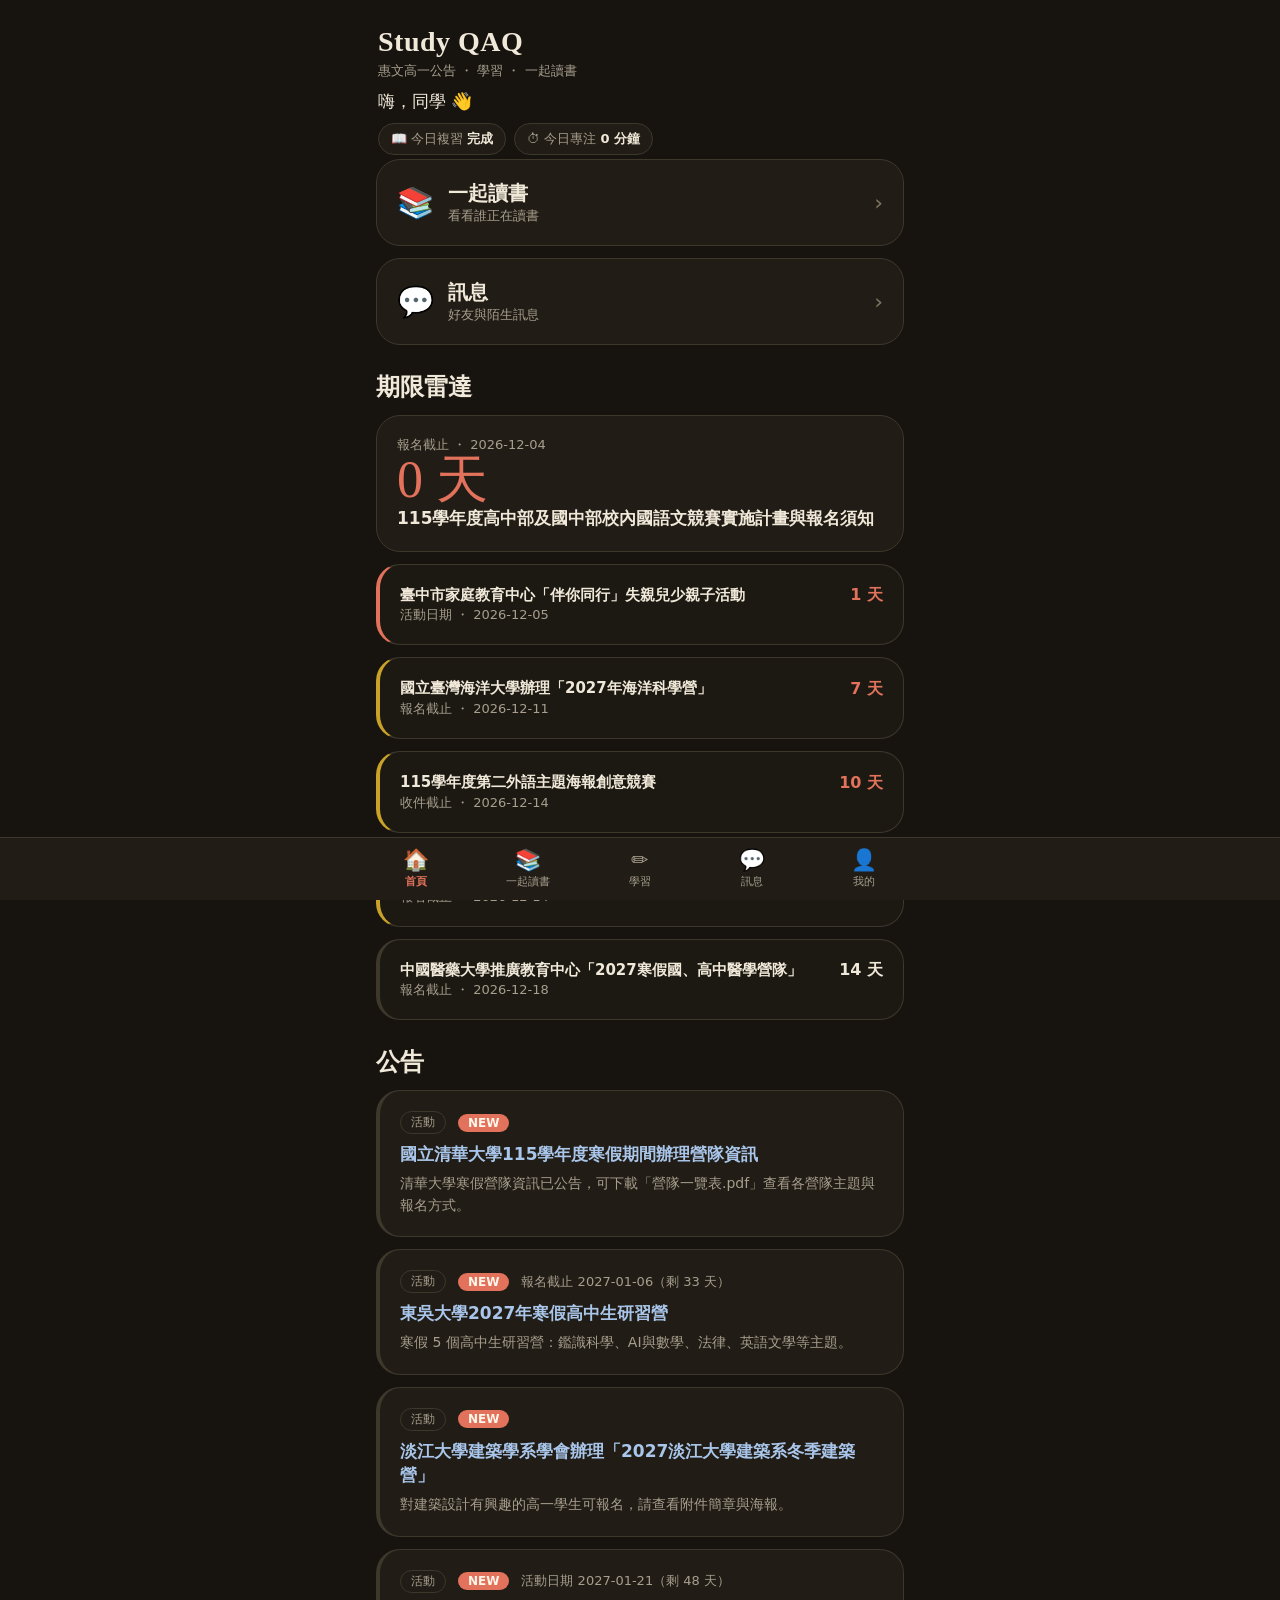
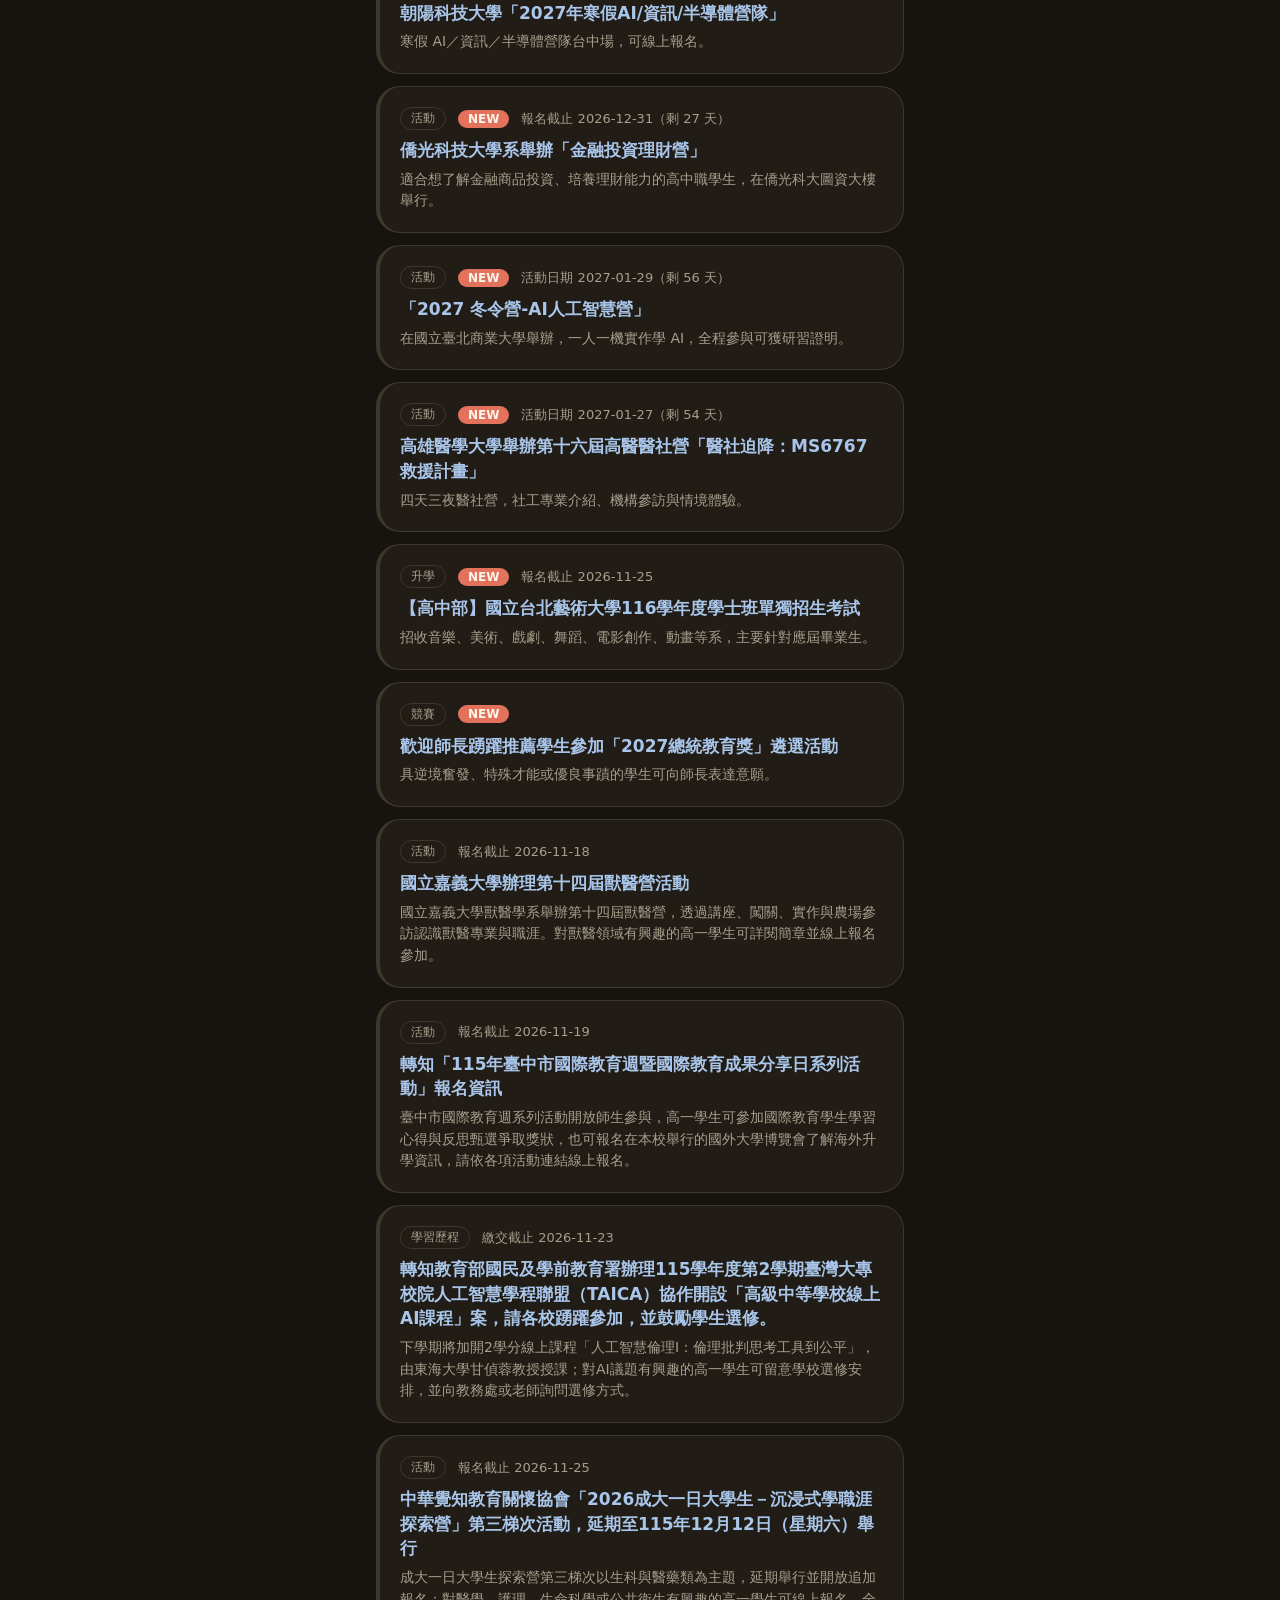
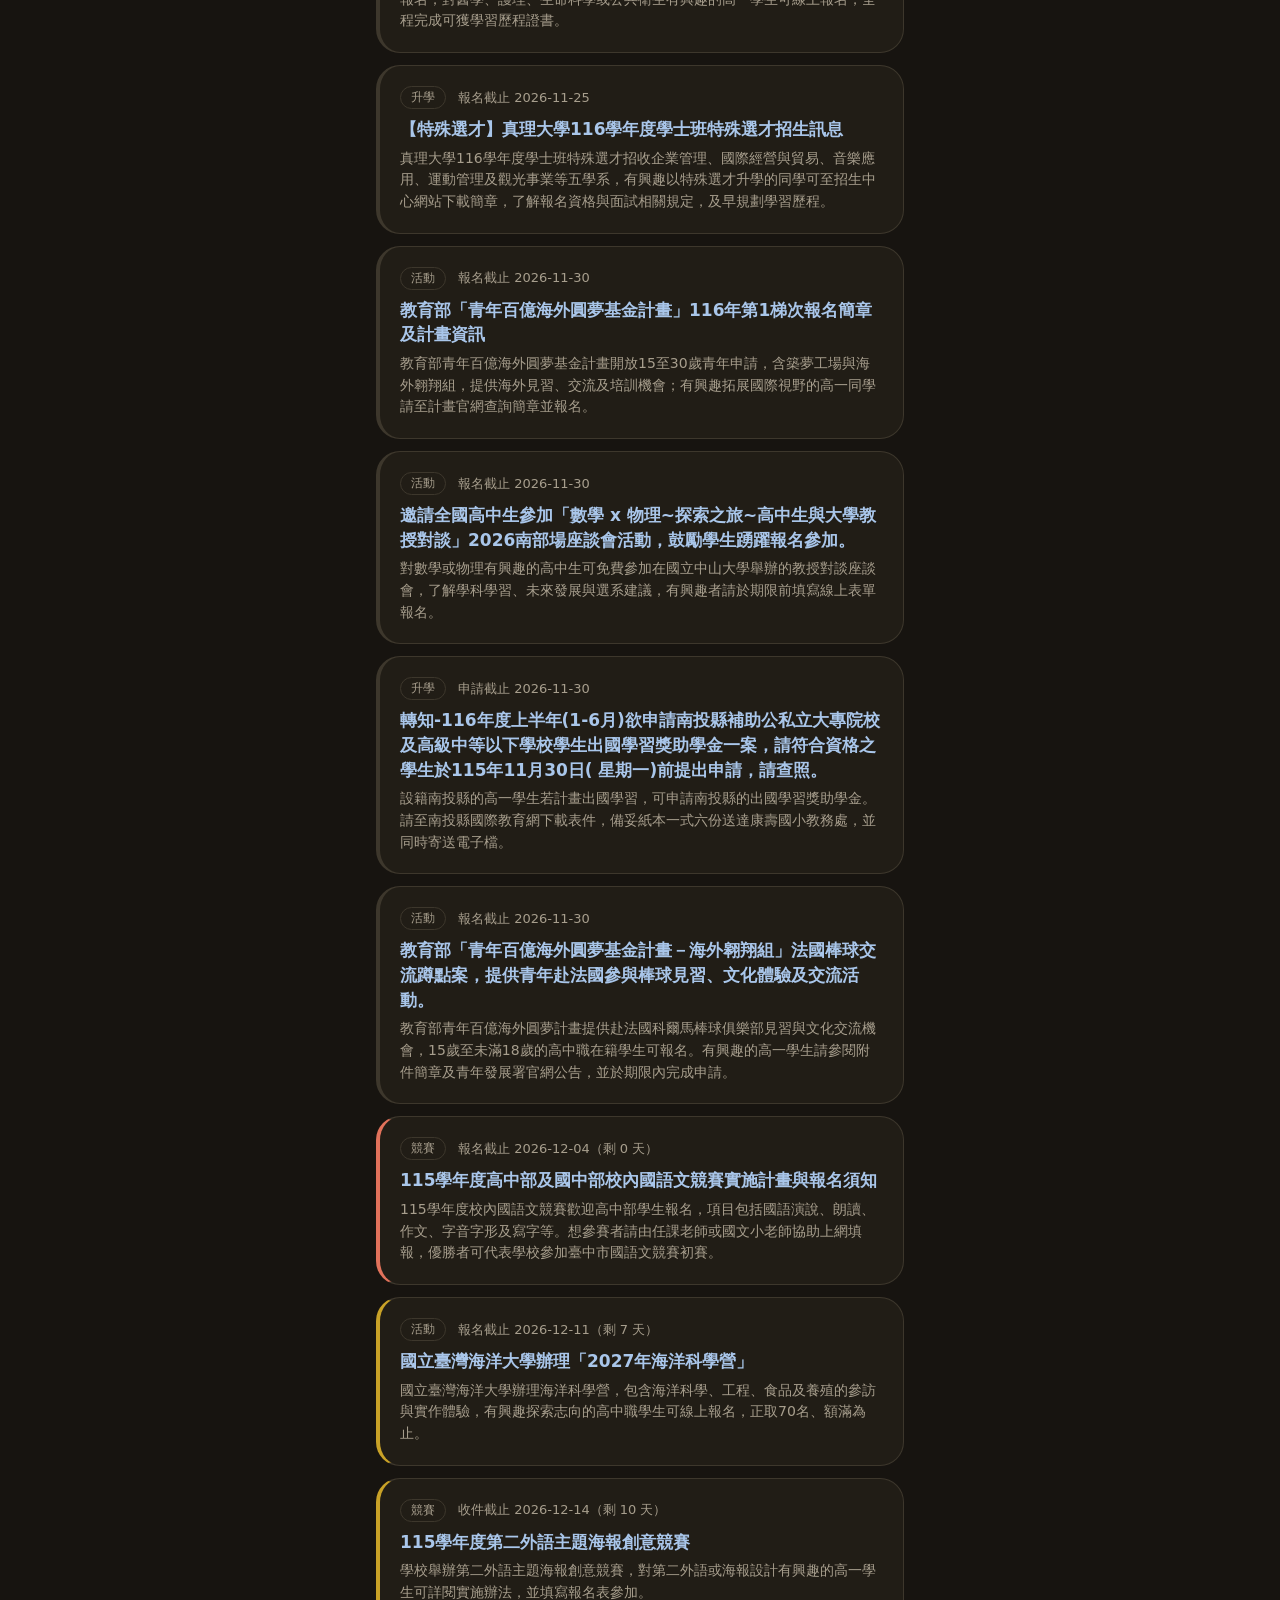
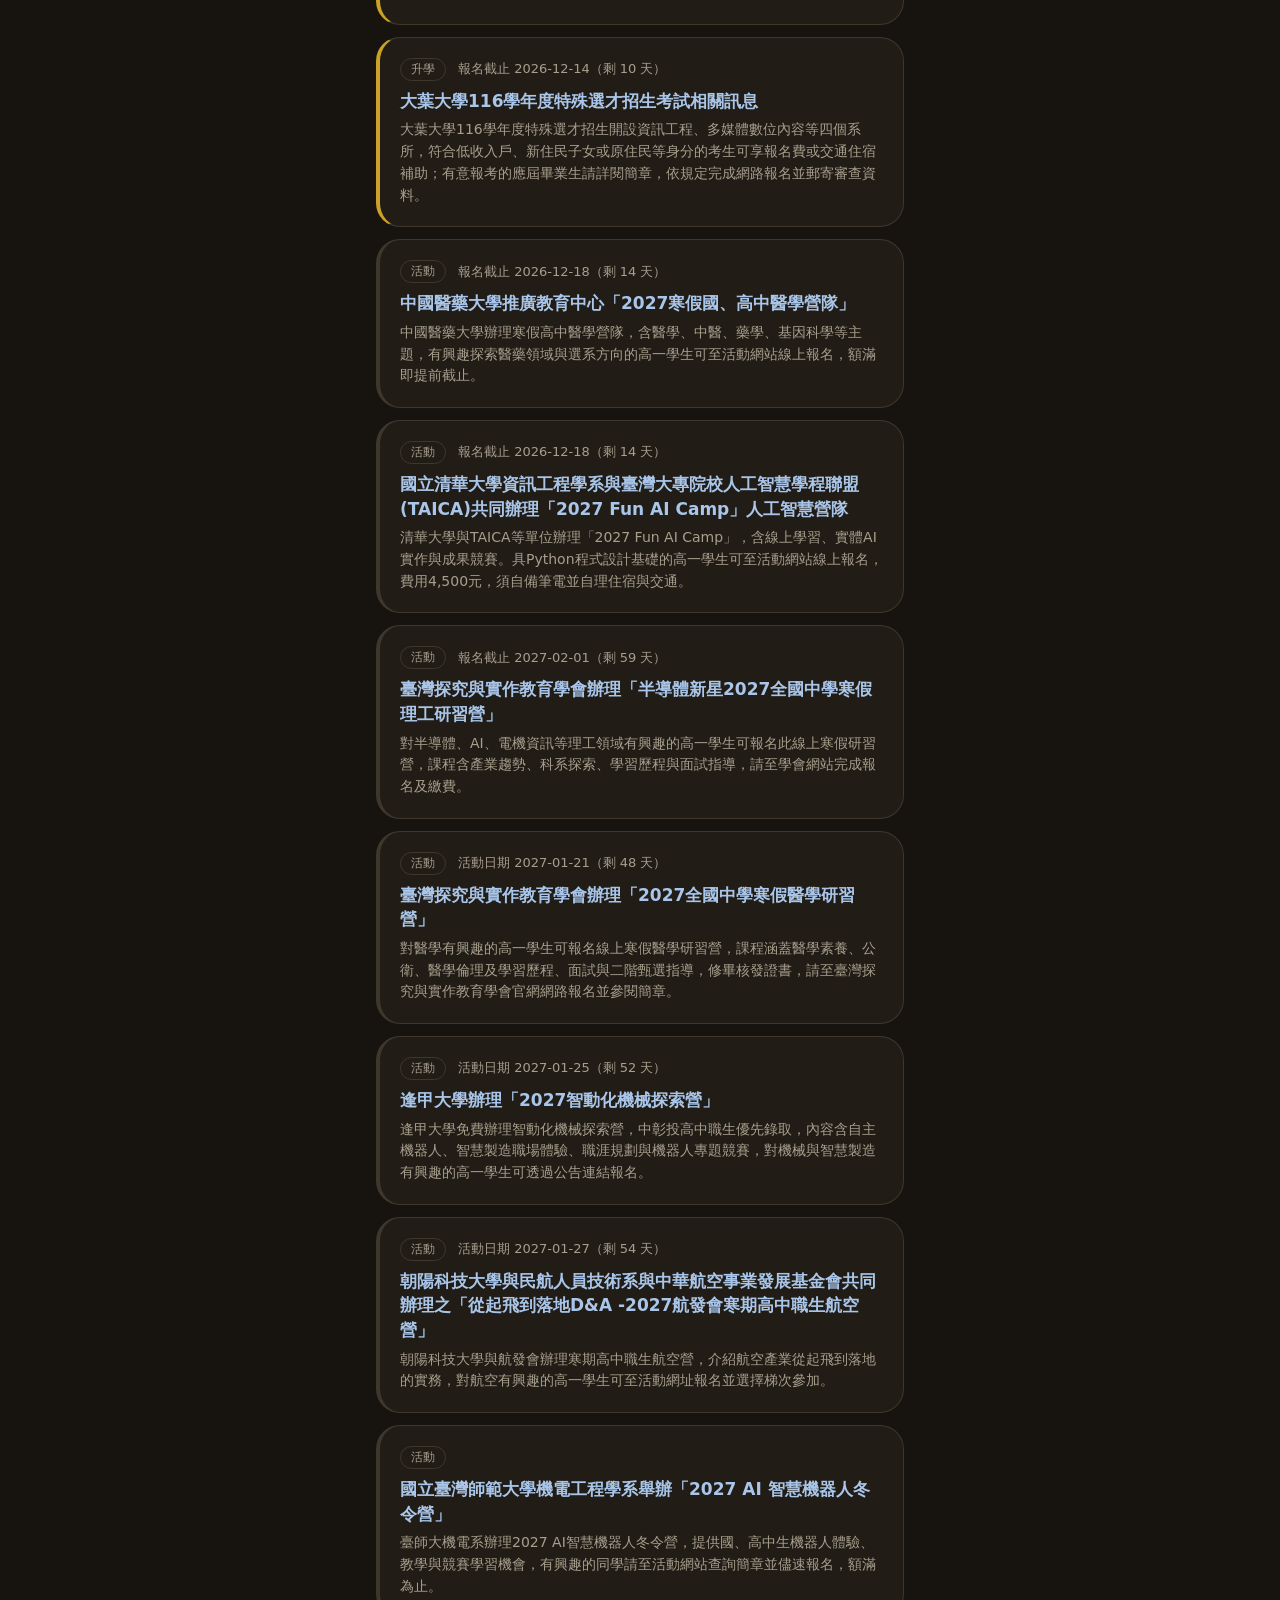
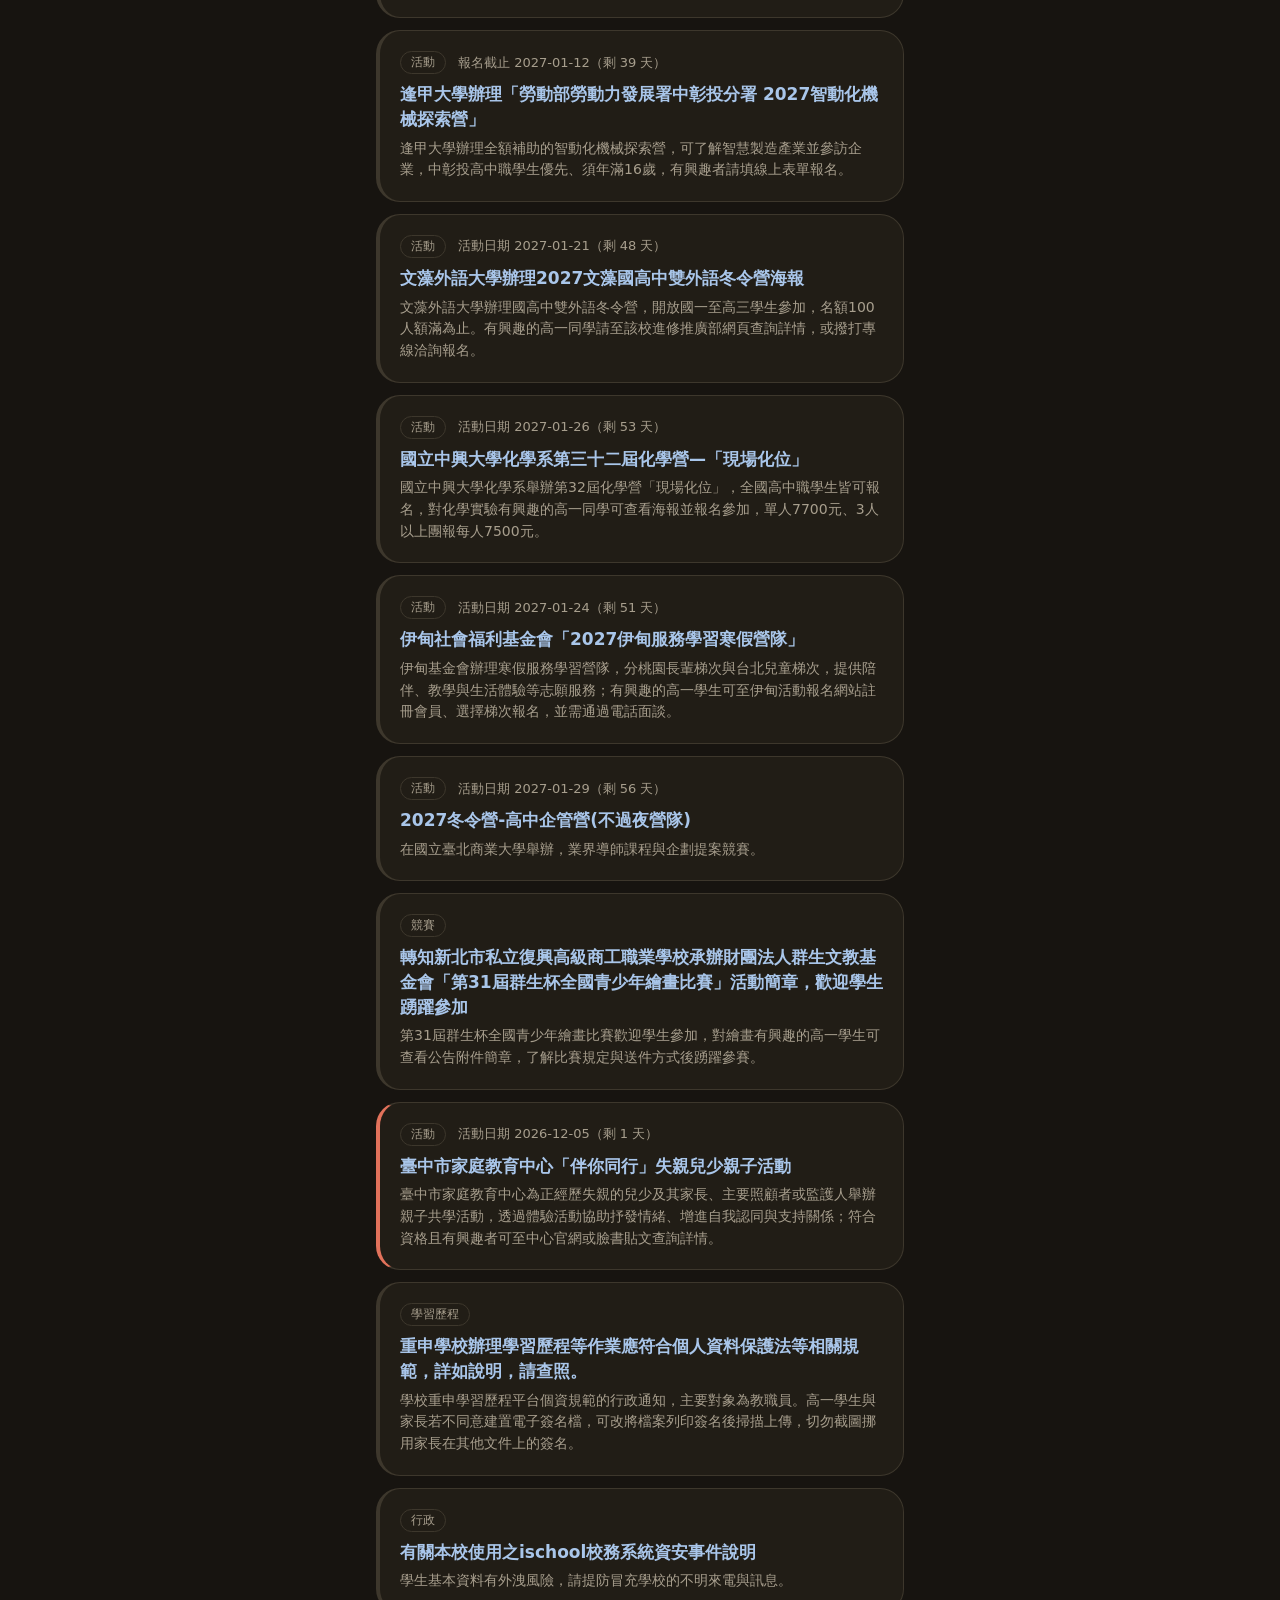
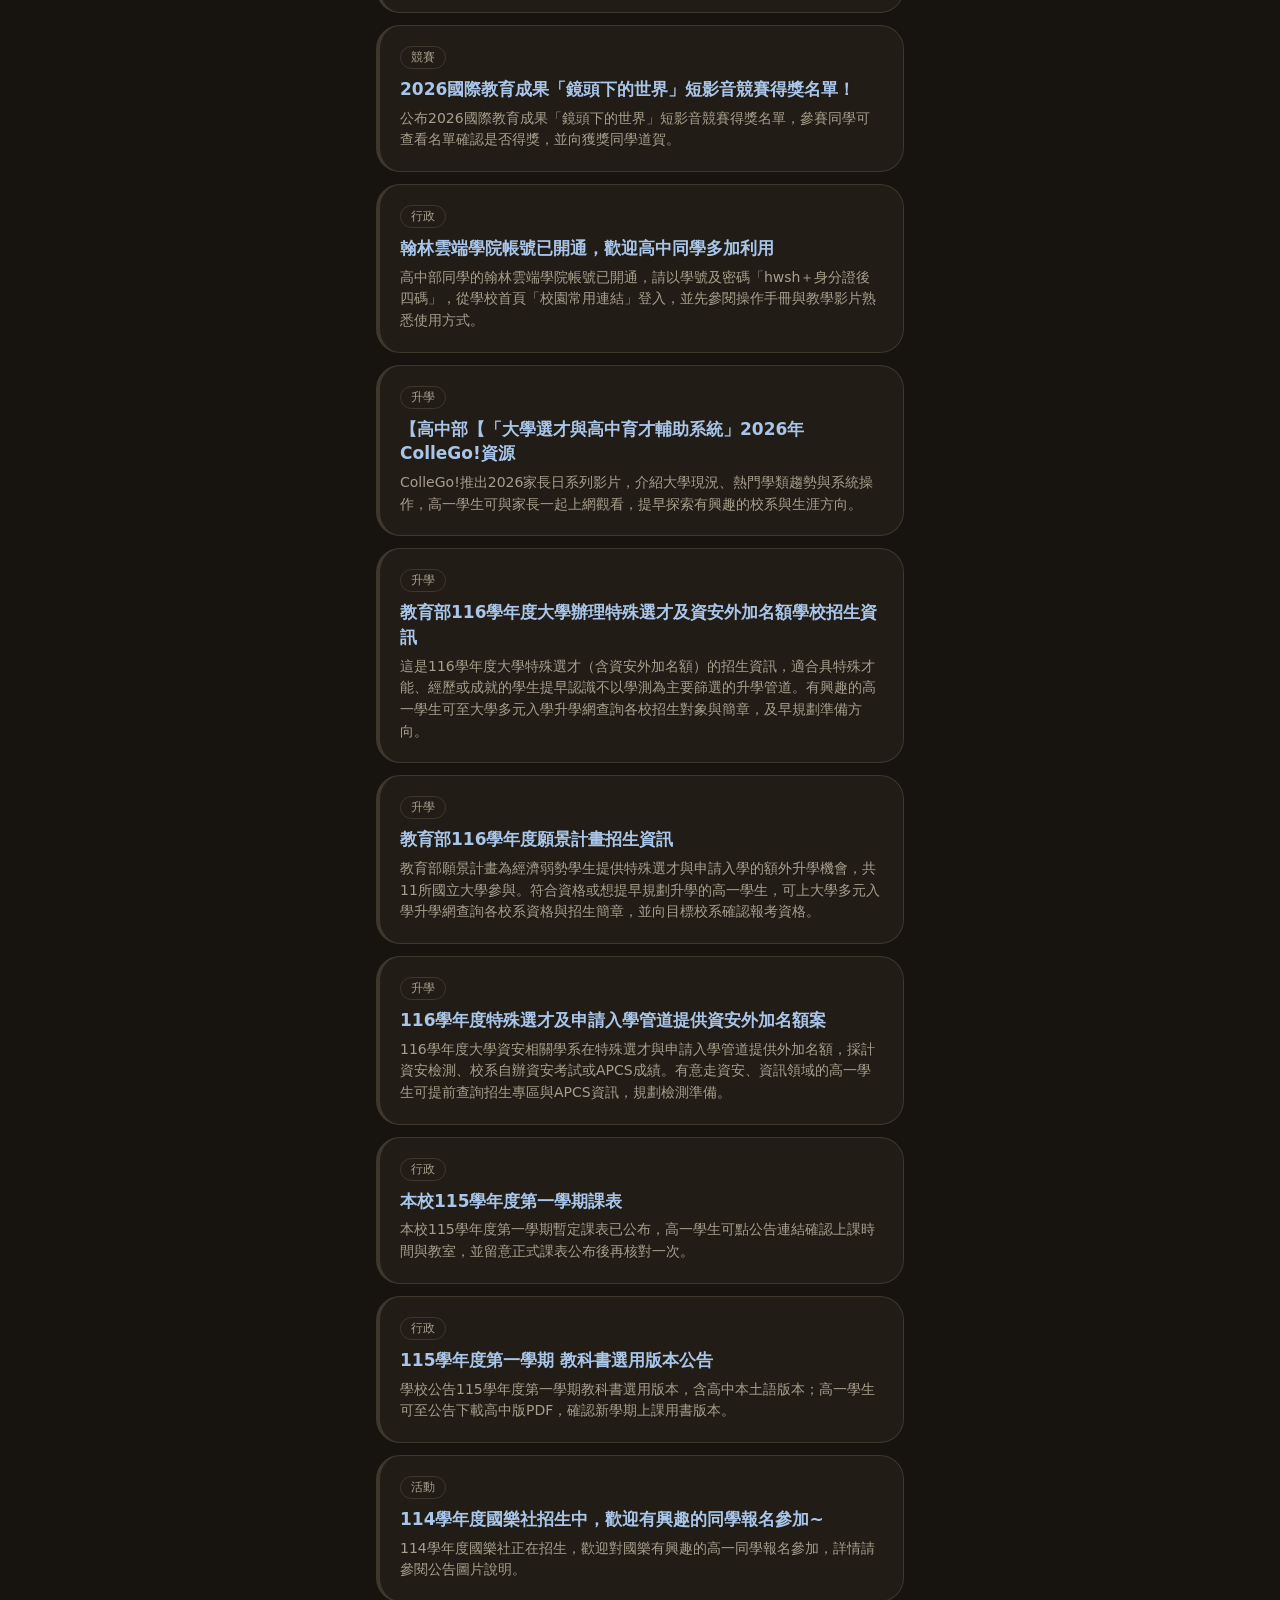
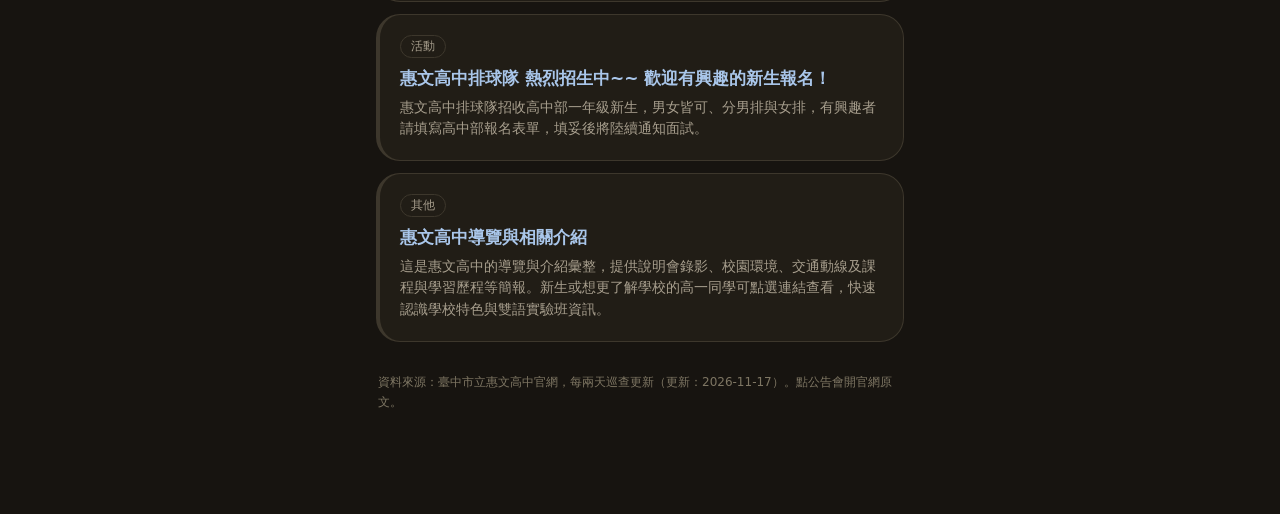
<file: studyqaq/index.html>
<!DOCTYPE html>
<html lang="zh-Hant">
<head>
<meta charset="utf-8">
<meta name="viewport" content="width=device-width, initial-scale=1, viewport-fit=cover">
<title>Study QAQ</title>
<meta name="description" content="惠文高一公告・學習・一起讀書・好友私訊 — Study QAQ 網頁版">
<meta name="theme-color" content="#171410">
<meta name="sq-build" content="9">
<meta name="apple-mobile-web-app-capable" content="yes">
<meta name="apple-mobile-web-app-status-bar-style" content="black-translucent">
<meta name="apple-mobile-web-app-title" content="Study QAQ">
<link rel="manifest" href="manifest.webmanifest">
<link rel="icon" href="icon.svg" type="image/svg+xml">
<link rel="apple-touch-icon" href="icon.svg">
<link rel="stylesheet" href="app.css">
<style>
#sq-update-banner{position:fixed;top:0;left:0;right:0;z-index:9999;
  background:#211D16;border-bottom:2px solid #E2725B;color:#F0E8D8;
  padding:14px 16px calc(14px + env(safe-area-inset-top, 0px));
  padding-top:calc(14px + env(safe-area-inset-top, 0px));
  display:flex;align-items:center;gap:12px;flex-wrap:wrap;
  box-shadow:0 6px 24px rgba(0,0,0,.45);
  font-family:inherit}
#sq-update-banner[hidden]{display:none}
#sq-update-banner .sq-update-text{flex:1 1 220px;min-width:200px}
#sq-update-banner .sq-update-text strong{display:block;font-size:19px;line-height:1.35}
#sq-update-banner .sq-update-text span{display:block;font-size:15px;line-height:1.5;color:#CFC4AC;margin-top:2px}
#sq-update-btn{flex:0 0 auto;background:#E2725B;color:#1A120B;border:0;
  font-size:18px;font-weight:700;padding:13px 22px;border-radius:999px;cursor:pointer}
#sq-update-btn[disabled]{opacity:.6}
#sq-update-later{flex:0 0 auto;background:transparent;color:#A9C6EA;border:0;
  font-size:15px;padding:10px 6px;cursor:pointer;text-decoration:underline}
</style>
</head>
<body>
<div id="sq-update-banner" hidden role="alert">
  <div class="sq-update-text">
    <strong>你現在是舊版</strong>
    <span>有新版可以用了。點一下就能換成最新版，你的登入、筆記和資料都不會不見。</span>
  </div>
  <button id="sq-update-btn" type="button">一鍵更新</button>
  <button id="sq-update-later" type="button">稍後再說</button>
</div>
<div id="app"></div>
<nav id="tabbar" aria-label="主導覽"></nav>
<div id="modal-root"></div>
<div id="toast-root"></div>
<script src="app.js"></script>
<script>
/* Open-time version check: compare this page's build against the live
   version.json. If this copy is old, show a one-click update banner.
   The update only replaces the program files (Cache Storage + service
   worker registration); localStorage, sign-in state and all user data
   are never touched. Keep SQ_BUILD in sync with version.json and the
   cache name in sw.js. */
window.__SQ_BUILD__ = 9;
(function () {
  var SQ_BUILD = 9;
  var banner = document.getElementById('sq-update-banner');
  var btn = document.getElementById('sq-update-btn');
  var later = document.getElementById('sq-update-later');
  var remoteBuild = 0;

  if ('serviceWorker' in navigator) {
    window.addEventListener('load', function () {
      navigator.serviceWorker.register('sw.js', { updateViaCache: 'none' })
        .then(function (reg) { if (reg.update) reg.update().catch(function () {}); })
        .catch(function () { /* offline shell unavailable */ });
    });
  }

  function doUpdate() {
    btn.disabled = true;
    btn.textContent = '更新中…';
    var done = false;
    function go() {
      if (done) return;
      done = true;
      var u;
      try { u = new URL(window.location.href); }
      catch (e) { window.location.reload(); return; }
      u.searchParams.set('v', String(remoteBuild || 'new'));
      window.location.replace(u.toString());
    }
    // Safety net: never leave the user stuck on "更新中…".
    setTimeout(go, 5000);
    var steps = Promise.resolve();
    if ('serviceWorker' in navigator) {
      steps = steps.then(function () {
        return navigator.serviceWorker.getRegistrations().then(function (regs) {
          return Promise.all(regs.map(function (reg) {
            var waits = [];
            if (reg.waiting) {
              try { reg.waiting.postMessage({ type: 'SKIP_WAITING' }); } catch (e) {}
            }
            if (reg.update) waits.push(reg.update().catch(function () {}));
            waits.push(reg.unregister().catch(function () { return false; }));
            return Promise.all(waits);
          }));
        }).catch(function () {});
      });
    }
    if (window.caches && caches.keys) {
      steps = steps.then(function () {
        return caches.keys().then(function (keys) {
          return Promise.all(keys.map(function (k) { return caches.delete(k); }));
        }).catch(function () {});
      });
    }
    steps.then(go, go);
  }

  if (btn) btn.addEventListener('click', doUpdate);
  if (later) later.addEventListener('click', function () { banner.hidden = true; });

  function check() {
    if (!window.fetch) return;
    fetch('version.json?t=' + Date.now(), { cache: 'no-store' })
      .then(function (r) { return r.ok ? r.json() : null; })
      .then(function (j) {
        if (j && typeof j.build === 'number' && j.build > SQ_BUILD) {
          remoteBuild = j.build;
          banner.hidden = false;
        }
      })
      .catch(function () { /* offline or not published yet: stay silent */ });
  }
  if (document.readyState === 'loading') {
    document.addEventListener('DOMContentLoaded', check);
  } else {
    check();
  }
})();
</script>
</body>
</html>
</file>
<file: studyqaq/app.css>
/* Study QAQ web — mirrors the Android v3.2.1 design system (v2.3 palette). */
:root{
  --bg:#171410; --card:#211D16; --card-sub:#1C1913; --border:#3D372C;
  --ink:#F0E8D8; --ink-dim:#A79E8D; --ink-faint:#7E7663;
  --salmon:#E2725B; --salmon-dark:#B84A35; --peri:#A9C6EA; --navy:#14213A;
  --danger:#E2725B; --ok:#9DBE8C;
  --serif:Georgia,'Times New Roman','Songti TC','PMingLiU',serif;
  --sans:-apple-system,'PingFang TC','Microsoft JhengHei',system-ui,sans-serif;
}
*{box-sizing:border-box; -webkit-tap-highlight-color:transparent;}
html,body{margin:0;padding:0;background:var(--bg);color:var(--ink);font-family:var(--sans);}
body{padding-bottom:86px;}
h1,h2,h3,.serif{font-family:var(--serif);}
button{font-family:var(--sans);cursor:pointer;}
input,textarea,select{font-family:var(--sans);font-size:16px;color:var(--ink);
  background:#171410;border:1px solid var(--border);border-radius:14px;padding:12px 14px;width:100%;}
input:focus,textarea:focus{outline:2px solid var(--peri);outline-offset:0;}
label.flabel{display:block;font-size:13px;color:var(--ink-dim);margin:14px 0 6px;}

#app{max-width:560px;margin:0 auto;padding:16px 16px 8px;}
header.brand{padding:10px 2px 4px;}
header.brand h1{font-size:28px;margin:0 0 4px;font-weight:700;letter-spacing:.5px;}
header.brand .sub{color:var(--ink-dim);font-size:13px;}
.greet{font-size:17px;margin-top:10px;}
.chips{display:flex;gap:8px;flex-wrap:wrap;margin-top:10px;}
.chip{border:1px solid var(--border);background:var(--card);border-radius:999px;
  padding:6px 12px;font-size:13px;color:var(--ink-dim);}
.chip b{color:var(--ink);font-weight:600;}
.chip.hot b{color:var(--salmon);}

.card{background:var(--card);border:1px solid var(--border);border-radius:24px;
  padding:20px;margin:0 0 12px;}
.card.sub{background:var(--card-sub);}
.card h3{margin:0 0 6px;font-size:20px;}
.card .hint{color:var(--ink-dim);font-size:14px;line-height:1.55;}
.secttl{font-size:24px;margin:26px 0 12px;font-family:var(--serif);}
.rowline{display:flex;align-items:center;gap:12px;}
.grow{flex:1;min-width:0;}
.ellipsis{white-space:nowrap;overflow:hidden;text-overflow:ellipsis;}
.dim{color:var(--ink-dim);} .small{font-size:13px;} .tiny{font-size:12px;}
.salmon{color:var(--salmon);} .peri{color:var(--peri);}

.btn{display:inline-flex;align-items:center;justify-content:center;gap:6px;
  border:1px solid transparent;border-radius:999px;min-height:48px;padding:10px 20px;
  font-size:16px;font-weight:600;text-decoration:none;transition:transform .12s ease;}
.btn:active{transform:scale(.96);}
.btn.cta{background:var(--salmon);color:#FFF6EA;width:100%;}
.btn.cta:active{background:var(--salmon-dark);}
.btn.peri{background:var(--peri);color:var(--navy);}
.btn.ghost{background:transparent;border-color:var(--border);color:var(--ink);}
.btn.small{min-height:40px;padding:6px 14px;font-size:14px;}
.btn.block{width:100%;}
.btn[disabled]{opacity:.45;pointer-events:none;}

.pill{display:inline-block;border-radius:999px;padding:2px 10px;font-size:12px;
  background:var(--peri);color:var(--navy);font-weight:600;}
.pill.salmon{background:var(--salmon);color:#FFF6EA;}
.pill.line{background:transparent;border:1px solid var(--border);color:var(--ink-dim);font-weight:400;}
.badge{min-width:20px;height:20px;border-radius:999px;background:var(--salmon);color:#FFF6EA;
  font-size:12px;font-weight:700;display:inline-flex;align-items:center;justify-content:center;padding:0 6px;}

.biglink{display:flex;align-items:center;gap:14px;text-decoration:none;color:var(--ink);}
.biglink .ttl{font-size:20px;font-weight:700;}
.biglink .chev{color:var(--ink-faint);font-size:22px;}

.annc{border-left:4px solid var(--border);}
.annc.soon{border-left-color:#C9A227;} .annc.urgent{border-left-color:var(--salmon);}
.annc .ttl{font-size:17px;font-weight:600;line-height:1.45;}
.annc .sum{color:var(--ink-dim);font-size:14px;line-height:1.55;margin-top:6px;}
.annc a{color:var(--peri);text-decoration:none;}
.countbig{font-family:var(--serif);font-size:52px;line-height:1;color:var(--salmon);}

/* segmented control */
.seg{display:flex;background:var(--card);border:1px solid var(--border);border-radius:999px;padding:4px;gap:4px;margin:0 0 12px;}
.seg button{flex:1;border:0;background:transparent;color:var(--ink-dim);border-radius:999px;
  min-height:44px;font-size:15px;font-weight:600;}
.seg button.on{background:var(--peri);color:var(--navy);}

/* subject chips */
.subj{display:flex;flex-wrap:wrap;gap:8px;}
.subj button{border:1px solid var(--border);background:var(--card);color:var(--ink);
  border-radius:999px;min-height:48px;padding:10px 16px;font-size:15px;}
.subj button.on{background:var(--peri);color:var(--navy);font-weight:700;border-color:var(--peri);}

/* avatar disc */
.avatar{width:48px;height:48px;border-radius:50%;flex:none;display:flex;align-items:center;
  justify-content:center;font-size:20px;font-weight:700;color:#F0E8D8;}
.avatar.sm{width:44px;height:44px;font-size:18px;}

/* chat */
.chathead{position:sticky;top:0;z-index:40;background:var(--bg);border-bottom:1px solid var(--border);
  margin:-16px -16px 12px;padding:10px 16px;display:flex;align-items:center;gap:10px;}
.chathead .nick{font-size:19px;font-weight:700;}
#chat-list{display:flex;flex-direction:column;justify-content:flex-end;min-height:calc(100dvh - 286px);}
.chatgroup{display:flex;flex-direction:column;margin-top:14px;}
.chatgroup:first-child,.daysep:first-child{margin-top:0;}
.chatgroup.me{align-items:flex-end;}
.chatgroup.them{align-items:flex-start;}
.bubble{max-width:78%;padding:10px 14px;border-radius:20px;font-size:16px;line-height:1.5;
  white-space:pre-wrap;word-break:break-word;margin:0 0 3px;}
.bubble.me{background:linear-gradient(135deg,#C7D8F2,#A9C6EA);color:var(--navy);border-bottom-right-radius:6px;}
.bubble.them{background:var(--card);border:1px solid var(--border);border-bottom-left-radius:6px;}
.bubble.sticker{background:transparent;border:0;padding:2px;}
.bubble.sticker img{width:108px;height:108px;display:block;}
.msgtime{font-size:12px;color:var(--ink-faint);margin-top:2px;}
.daysep{align-self:center;background:var(--card);border:1px solid var(--border);color:var(--ink-dim);
  font-size:12px;border-radius:999px;padding:3px 12px;margin-top:16px;}
.chatbar{position:sticky;bottom:74px;background:var(--card);border:1px solid var(--border);
  border-radius:24px;padding:6px;display:flex;gap:6px;align-items:flex-end;margin-top:10px;}
.chatbar textarea{flex:1;width:auto;resize:none;max-height:110px;background:transparent;
  border:0;border-radius:0;padding:11px 4px;}
.chatbar textarea:focus{outline:none;}
.chatbar .cbtn{width:44px;height:44px;min-height:44px;flex:none;border:0;border-radius:50%;
  background:transparent;font-size:21px;padding:0;display:flex;align-items:center;justify-content:center;}
.chatbar .sendbtn{flex:none;border:0;background:var(--salmon);color:#FFF6EA;border-radius:999px;
  min-height:44px;padding:0 18px;font-size:15px;font-weight:700;transition:transform .12s ease;}
.chatbar .sendbtn:active{background:var(--salmon-dark);transform:scale(.96);}
.chatbar .sendbtn[disabled]{opacity:.45;}
.stkgrid{display:grid;grid-template-columns:repeat(6,1fr);gap:6px;padding:10px 0;}
.stkgrid button{background:var(--card);border:1px solid var(--border);border-radius:14px;padding:6px;}
.stkgrid img{width:100%;height:auto;display:block;}

/* flashcard flip */
.flip{perspective:1200px;}
.flip-inner{position:relative;transition:transform .45s;transform-style:preserve-3d;min-height:180px;}
.flip.flipped .flip-inner{transform:rotateY(180deg);}
.flip-face{position:absolute;inset:0;backface-visibility:hidden;-webkit-backface-visibility:hidden;
  display:flex;align-items:center;justify-content:center;text-align:center;padding:22px;
  font-size:21px;line-height:1.5;background:var(--card);border:1px solid var(--border);border-radius:24px;overflow:auto;}
.flip-face.back{transform:rotateY(180deg);}

/* progress ring */
.ringwrap{display:flex;justify-content:center;padding:8px 0;}
.ring{transform:rotate(-90deg);}
.ring .track{stroke:#3D372C;} .ring .arc{stroke:var(--peri);stroke-linecap:round;transition:stroke-dashoffset .3s linear;}
.ringnum{font-family:var(--serif);font-size:44px;text-align:center;margin-top:-118px;margin-bottom:74px;}

/* bottom nav */
#tabbar{position:fixed;left:0;right:0;bottom:0;background:#211D16;border-top:1px solid var(--border);
  z-index:50;padding-bottom:env(safe-area-inset-bottom);}
#tabbar .inner{max-width:560px;margin:0 auto;display:flex;}
#tabbar button{flex:1;background:transparent;border:0;color:var(--ink-dim);padding:8px 0 10px;
  font-size:11px;position:relative;min-height:62px;}
#tabbar button .ic{display:block;font-size:21px;line-height:1.25;}
#tabbar button.on{color:var(--salmon);font-weight:700;}
#tabbar .nbadge{position:absolute;top:4px;right:calc(50% - 24px);}

.toast{position:fixed;left:50%;transform:translateX(-50%);bottom:96px;background:#2B251B;color:var(--ink);
  border:1px solid var(--border);border-radius:999px;padding:10px 18px;font-size:14px;z-index:99;
  max-width:88vw;text-align:center;box-shadow:0 6px 24px rgba(0,0,0,.45);}
.err{color:var(--salmon);font-size:14px;line-height:1.5;}
.okmsg{color:var(--ok);font-size:14px;}
.listrow{display:flex;gap:12px;align-items:center;padding:12px 0;border-bottom:1px solid #2A251C;}
.listrow:last-child{border-bottom:0;}
.modal{position:fixed;inset:0;background:rgba(10,8,5,.72);z-index:80;display:flex;align-items:flex-end;justify-content:center;}
.modal .sheet{background:var(--card);border:1px solid var(--border);border-radius:24px 24px 0 0;
  width:100%;max-width:560px;max-height:88vh;overflow:auto;padding:20px 20px calc(20px + env(safe-area-inset-bottom));}
.modal h3{margin:0 0 4px;font-size:20px;}
.weekbars{display:flex;gap:6px;align-items:flex-end;height:74px;margin-top:10px;}
.weekbars .wb{flex:1;display:flex;flex-direction:column;align-items:center;gap:4px;}
.weekbars .bar{width:100%;background:var(--peri);border-radius:6px 6px 0 0;min-height:3px;}
.weekbars .lb{font-size:11px;color:var(--ink-dim);}
footer.legal{color:var(--ink-faint);font-size:12px;line-height:1.7;padding:18px 2px 8px;}
footer.legal a{color:var(--ink-dim);}

/* photos: thumbnail strips, editor cells, full-screen viewer */
.photostrip{display:flex;flex-wrap:wrap;gap:8px;align-items:center;}
.phthumb{width:84px;height:84px;object-fit:cover;border-radius:14px;
  border:1px solid var(--border);background:var(--card-sub);cursor:pointer;}
.phthumb.sm{width:56px;height:56px;border-radius:12px;}
.phcell{position:relative;width:84px;height:84px;flex:none;}
.phx{position:absolute;top:-6px;right:-6px;width:26px;height:26px;border-radius:50%;
  border:1px solid var(--border);background:rgba(23,20,16,.88);color:var(--ink);
  font-size:13px;line-height:1;display:flex;align-items:center;justify-content:center;padding:0;}
.phadd{width:84px;height:84px;border-radius:14px;border:1px dashed var(--border);
  background:transparent;color:var(--ink-dim);font-size:14px;flex:none;padding:6px;}
.photoviewer{position:fixed;inset:0;background:rgba(10,8,5,.94);z-index:95;
  display:flex;flex-direction:column;padding:14px;}
.photoviewer .pvbar{display:flex;align-items:center;justify-content:space-between;
  color:var(--ink);font-size:15px;width:100%;max-width:560px;margin:0 auto;}
.photoviewer img{flex:1;min-height:0;object-fit:contain;width:100%;max-width:560px;margin:10px auto;}
.photoviewer .pvnav{display:flex;gap:10px;width:100%;max-width:560px;margin:0 auto;}
.photoviewer .pvnav .btn{flex:1;}
.modal.overlay2{z-index:96;}
</file>
